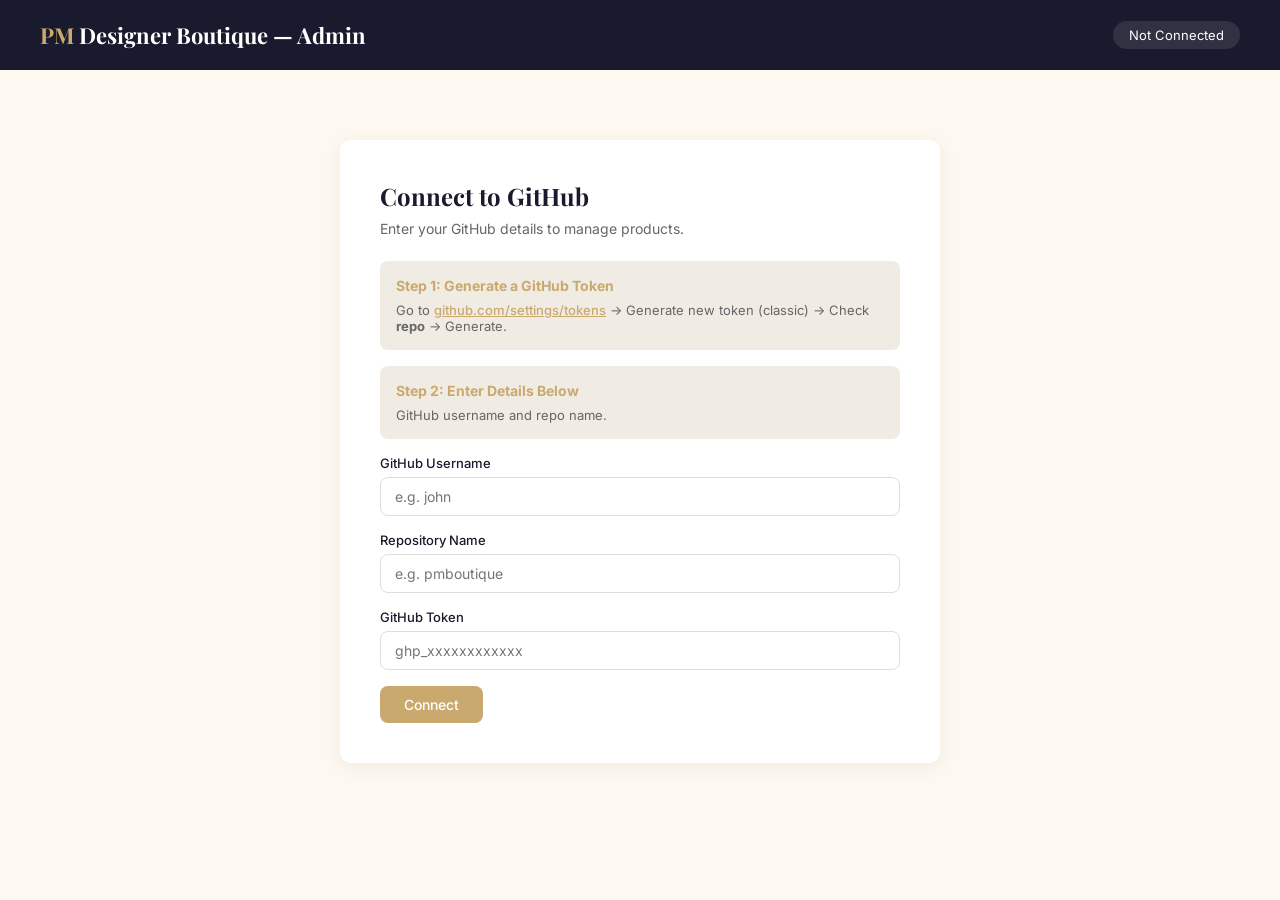
<file: admin.html>
<!DOCTYPE html>
<html lang="en">
<head>
  <meta charset="UTF-8">
  <meta name="viewport" content="width=device-width, initial-scale=1.0">
  <title>Admin — PM Designer Boutique</title>
  <link rel="icon" type="image/png" href="images/favicon.png">
  <link rel="preconnect" href="https://fonts.googleapis.com">
  <link rel="preconnect" href="https://fonts.gstatic.com" crossorigin>
  <link href="https://fonts.googleapis.com/css2?family=Playfair+Display:wght@500;600;700&family=Inter:wght@300;400;500;600&display=swap" rel="stylesheet">
  <style>
    :root{--gold:#C9A96E;--dark:#1A1A2E;--cream:#FDF8F0;--white:#fff;--gray:#666;--light-gray:#f0ebe3;--red:#c0392b;--green:#27ae60;--radius:10px}
    *{margin:0;padding:0;box-sizing:border-box}
    body{font-family:'Inter',sans-serif;background:var(--cream);color:var(--dark);min-height:100vh}
    .admin-header{background:var(--dark);color:var(--white);padding:20px 40px;display:flex;justify-content:space-between;align-items:center}
    .admin-header h1{font-family:'Playfair Display',serif;font-size:22px}
    .admin-header h1 span{color:var(--gold)}
    .admin-header .status{font-size:13px;padding:6px 16px;border-radius:20px;background:rgba(255,255,255,.1)}
    .admin-header .status.connected{background:var(--green)}
    .container{max-width:1200px;margin:0 auto;padding:30px 20px}
    .setup-panel{background:var(--white);border-radius:var(--radius);padding:40px;box-shadow:0 4px 20px rgba(0,0,0,.06);max-width:600px;margin:40px auto}
    .setup-panel h2{font-family:'Playfair Display',serif;margin-bottom:8px}
    .setup-panel p{color:var(--gray);font-size:14px;margin-bottom:24px}
    .setup-panel .step{background:var(--light-gray);border-radius:8px;padding:16px;margin-bottom:16px}
    .setup-panel .step h4{font-size:14px;margin-bottom:8px;color:var(--gold)}
    .setup-panel .step p{font-size:13px;margin-bottom:0;color:var(--gray)}
    .setup-panel .step a{color:var(--gold);font-weight:500}
    .form-group{margin-bottom:16px}
    .form-group label{display:block;font-weight:500;font-size:13px;margin-bottom:6px}
    .form-group input,.form-group select,.form-group textarea{width:100%;padding:10px 14px;border:1px solid #ddd;border-radius:8px;font-size:14px;font-family:'Inter',sans-serif;transition:border .2s}
    .form-group input:focus,.form-group select:focus{outline:none;border-color:var(--gold)}
    .btn{padding:10px 24px;border:none;border-radius:8px;font-size:14px;font-weight:500;cursor:pointer;font-family:'Inter',sans-serif;transition:all .2s}
    .btn-primary{background:var(--gold);color:var(--white)}.btn-primary:hover{background:#b8944f}
    .btn-danger{background:var(--red);color:var(--white)}.btn-danger:hover{background:#a93226}
    .btn-secondary{background:var(--light-gray);color:var(--dark)}.btn-secondary:hover{background:#e0d8cc}
    .btn-sm{padding:6px 14px;font-size:12px}.btn-xs{padding:4px 10px;font-size:11px}
    .toolbar{display:flex;justify-content:space-between;align-items:center;margin-bottom:24px;flex-wrap:wrap;gap:12px}
    .toolbar h2{font-family:'Playfair Display',serif;font-size:24px}
    .filters{display:flex;gap:8px}
    .filter-btn{padding:8px 18px;border:1px solid #ddd;background:var(--white);border-radius:20px;cursor:pointer;font-size:13px;font-family:'Inter',sans-serif;transition:all .2s}
    .filter-btn.active{background:var(--gold);color:var(--white);border-color:var(--gold)}
    .products-grid{display:grid;grid-template-columns:repeat(auto-fill,minmax(250px,1fr));gap:20px}
    .product-item{background:var(--white);border-radius:var(--radius);overflow:hidden;box-shadow:0 2px 12px rgba(0,0,0,.05);transition:transform .2s}
    .product-item:hover{transform:translateY(-2px)}
    .product-item img{width:100%;height:200px;object-fit:cover}
    .product-item .info{padding:14px}
    .product-item .info h4{font-size:15px;margin-bottom:4px}
    .product-item .info .meta{font-size:12px;color:var(--gray);display:flex;justify-content:space-between;align-items:center}
    .product-item .info .meta .tag{padding:2px 10px;border-radius:10px;font-size:11px;text-transform:uppercase;font-weight:600}
    .tag-new{background:#e8f5e9;color:#2e7d32}.tag-bestseller{background:#fff3e0;color:#e65100}
    .tag-limited{background:#fce4ec;color:#c62828}.tag-trending{background:#e3f2fd;color:#1565c0}
    .product-item .meta2{font-size:11px;color:var(--gray);padding:0 14px 4px}
    .product-item .actions{padding:0 14px 14px;display:flex;gap:8px}
    .modal-overlay{position:fixed;inset:0;background:rgba(0,0,0,.5);z-index:1000;display:none;align-items:center;justify-content:center;padding:20px}
    .modal-overlay.active{display:flex}
    .modal{background:var(--white);border-radius:var(--radius);width:100%;max-width:700px;max-height:90vh;overflow-y:auto;padding:32px}
    .modal h3{font-family:'Playfair Display',serif;margin-bottom:24px}
    .modal .form-row{display:grid;grid-template-columns:1fr 1fr;gap:16px}
    .modal .image-preview{width:100%;height:180px;object-fit:cover;border-radius:8px;margin-top:8px;border:2px dashed #ddd}
    .modal .btn-row{display:flex;justify-content:flex-end;gap:12px;margin-top:24px}
    .designs-section{margin-top:24px;border-top:2px solid var(--light-gray);padding-top:20px}
    .designs-section h4{font-family:'Playfair Display',serif;margin-bottom:16px;font-size:18px}
    .design-card{background:var(--light-gray);border-radius:8px;padding:16px;margin-bottom:12px;border:1px solid #e0d8cc}
    .design-card-header{display:flex;justify-content:space-between;align-items:center;margin-bottom:12px}
    .design-card-header h5{font-size:14px;font-weight:600}
    .design-images{display:flex;flex-wrap:wrap;gap:8px;margin-bottom:12px}
    .design-thumb{position:relative;width:80px;height:80px;border-radius:6px;overflow:hidden;border:2px solid #ddd}
    .design-thumb img{width:100%;height:100%;object-fit:cover}
    .design-thumb .remove-btn{position:absolute;top:2px;right:2px;width:20px;height:20px;border-radius:50%;background:var(--red);color:#fff;border:none;cursor:pointer;font-size:10px;display:flex;align-items:center;justify-content:center}
    .existing-main{margin-bottom:12px}
    .existing-main .thumb{position:relative;width:120px;height:120px;border-radius:8px;overflow:hidden;border:2px solid #ddd;display:inline-block}
    .existing-main .thumb img{width:100%;height:100%;object-fit:cover}
    .existing-main .thumb .lbl{position:absolute;bottom:0;left:0;right:0;background:rgba(0,0,0,.6);color:#fff;font-size:10px;text-align:center;padding:2px 0}
    .toast{position:fixed;bottom:30px;right:30px;background:var(--dark);color:var(--white);padding:14px 24px;border-radius:8px;font-size:14px;z-index:2000;transform:translateY(100px);opacity:0;transition:all .3s;max-width:90vw;word-break:break-word}
    .toast.show{transform:translateY(0);opacity:1}
    .toast.success{background:var(--green)}.toast.error{background:var(--red)}
    .debug-log{background:var(--white);border:1px solid #ddd;border-radius:var(--radius);margin-top:30px;padding:16px;max-height:300px;overflow-y:auto;font-family:monospace;font-size:12px}
    .debug-log h3{font-family:'Playfair Display',serif;font-size:16px;margin-bottom:10px}
    .debug-log .entry{padding:4px 0;border-bottom:1px solid #f0f0f0}
    .debug-log .entry.ok{color:var(--green)}.debug-log .entry.fail{color:var(--red)}.debug-log .entry.info{color:var(--gray)}
    .hidden{display:none!important}
    .deploy-overlay{position:fixed;inset:0;background:rgba(26,26,46,.92);z-index:3000;display:none;align-items:center;justify-content:center;padding:20px}
    .deploy-overlay.active{display:flex}
    .deploy-box{background:var(--white);border-radius:var(--radius);padding:40px;text-align:center;max-width:420px;width:100%}
    .deploy-box h3{font-family:'Playfair Display',serif;margin-bottom:16px;font-size:22px}
    .deploy-box p{color:var(--gray);font-size:14px;margin-bottom:24px;line-height:1.6}
    .deploy-timer{font-size:48px;font-weight:700;color:var(--gold);margin:20px 0;font-variant-numeric:tabular-nums}
    .deploy-progress{width:100%;height:6px;background:var(--light-gray);border-radius:3px;overflow:hidden;margin:16px 0}
    .deploy-progress .bar{height:100%;background:var(--gold);border-radius:3px;transition:width 1s linear;width:0%}
    .deploy-status{font-size:13px;color:var(--gray);margin-bottom:20px}
    .deploy-status.success{color:var(--green);font-weight:600}
    .deploy-actions{display:flex;gap:12px;justify-content:center;margin-top:20px;flex-wrap:wrap}
    .upload-progress{background:var(--white);border-radius:var(--radius);padding:20px;position:fixed;bottom:30px;left:30px;z-index:2500;box-shadow:0 4px 20px rgba(0,0,0,.15);max-width:320px;display:none}
    .upload-progress.active{display:block}
    .upload-progress h4{font-size:14px;margin-bottom:8px}
    .upload-progress .bar-wrap{height:8px;background:var(--light-gray);border-radius:4px;overflow:hidden}
    .upload-progress .bar-fill{height:100%;background:var(--gold);border-radius:4px;transition:width .3s;width:0%}
    .upload-progress .msg{font-size:12px;color:var(--gray);margin-top:8px}
    @media(max-width:768px){.admin-header{padding:16px 20px;flex-direction:column;gap:10px}.toolbar{flex-direction:column;align-items:flex-start}.modal .form-row{grid-template-columns:1fr}.products-grid{grid-template-columns:repeat(auto-fill,minmax(200px,1fr))}.modal{padding:20px}.deploy-box{padding:24px}.deploy-timer{font-size:36px}}
  </style>
</head>
<body>
  <header class="admin-header">
    <h1><span>PM</span> Designer Boutique — Admin</h1>
    <span class="status" id="statusBadge">Not Connected</span>
  </header>
  <div class="container">
    <div id="setupPanel" class="setup-panel">
      <h2>Connect to GitHub</h2>
      <p>Enter your GitHub details to manage products.</p>
      <div class="step"><h4>Step 1: Generate a GitHub Token</h4><p>Go to <a href="https://github.com/settings/tokens" target="_blank">github.com/settings/tokens</a> → Generate new token (classic) → Check <strong>repo</strong> → Generate.</p></div>
      <div class="step"><h4>Step 2: Enter Details Below</h4><p>GitHub username and repo name.</p></div>
      <div class="form-group"><label>GitHub Username</label><input type="text" id="ghUser" placeholder="e.g. john"></div>
      <div class="form-group"><label>Repository Name</label><input type="text" id="ghRepo" placeholder="e.g. pmboutique"></div>
      <div class="form-group"><label>GitHub Token</label><input type="password" id="ghToken" placeholder="ghp_xxxxxxxxxxxx"></div>
      <button class="btn btn-primary" onclick="connectGitHub()">Connect</button>
    </div>
    <div id="dashboard" class="hidden">
      <div class="toolbar">
        <h2>Products <span id="productCount" style="font-size:16px;color:var(--gray);font-weight:400"></span></h2>
        <div style="display:flex;gap:12px;align-items:center;flex-wrap:wrap">
          <div class="filters">
            <button class="filter-btn active" onclick="filterProducts('all',this)">All</button>
            <button class="filter-btn" onclick="filterProducts('womens',this)">Womens</button>
            <button class="filter-btn" onclick="filterProducts('mens',this)">Mens</button>
            <button class="filter-btn" onclick="filterProducts('kids',this)">Kids</button>
          </div>
          <button class="btn btn-primary" onclick="openAddModal()">+ Add Product</button>
        </div>
      </div>
      <div class="products-grid" id="productsGrid"></div>
      <div class="debug-log" id="debugLog"><h3>Activity Log</h3><div id="debugEntries"><div class="entry info">Admin loaded.</div></div></div>
    </div>
  </div>

  <div class="modal-overlay" id="productModal">
    <div class="modal">
      <h3 id="modalTitle">Add Product</h3>
      <input type="hidden" id="editProductId">
      <div class="form-row">
        <div class="form-group"><label>Product Name</label><input type="text" id="pName" placeholder="e.g. Silk Saree"></div>
        <div class="form-group"><label>Collection</label><select id="pCollection"><option value="womens">Womens</option><option value="mens">Mens</option><option value="kids">Kids</option></select></div>
      </div>
      <div class="form-row">
        <div class="form-group"><label>Tag</label><select id="pTag"><option value="">No Tag</option><option value="new">New</option><option value="bestseller">Bestseller</option><option value="limited">Limited</option><option value="trending">Trending</option></select></div>
        <div class="form-group"><label>Order</label><input type="number" id="pOrder" placeholder="1" min="1"></div>
      </div>
      <div class="form-group">
        <label>Main Product Image (auto-resized 1200px)</label>
        <input type="file" id="pImage" accept="image/*" onchange="previewMain(this)">
        <img id="mainPreview" class="image-preview hidden" alt="Preview">
      </div>
      <div id="existingMainWrap" class="existing-main" style="display:none"></div>

      <div class="designs-section">
        <h4>Designs (6 per product, up to 5 images each)</h4>
        <div id="designsContainer"></div>
      </div>

      <div class="btn-row">
        <button class="btn btn-secondary" onclick="closeModal()">Cancel</button>
        <button class="btn btn-primary" id="saveBtn" onclick="saveProduct()">Save Product</button>
      </div>
    </div>
  </div>

  <div class="toast" id="toast"></div>

  <div class="deploy-overlay" id="deployOverlay">
    <div class="deploy-box">
      <h3 id="deployTitle">Uploading to GitHub...</h3>
      <div class="deploy-progress"><div class="bar" id="deployBar"></div></div>
      <div class="deploy-timer" id="deployTimer">--</div>
      <p id="deployMsg">Images are being saved. Cloudflare will deploy automatically.</p>
      <div class="deploy-status" id="deployStatus"></div>
      <div class="deploy-actions" id="deployActions" style="display:none">
        <a class="btn btn-primary" id="deployViewBtn" href="#" target="_blank">View Live Site</a>
        <button class="btn btn-secondary" onclick="closeDeploy()">Close</button>
      </div>
    </div>
  </div>

  <div class="upload-progress" id="uploadProgress">
    <h4 id="uploadTitle">Uploading...</h4>
    <div class="bar-wrap"><div class="bar-fill" id="uploadBar"></div></div>
    <div class="msg" id="uploadMsg"></div>
  </div>

  <script>
    var ghConfig={user:'',repo:'',token:''};
    var products=[];
    var currentFilter='all';
    var editDesigns=[];
    var oldMainPath='';

    function log(t,type){var el=document.getElementById('debugEntries');if(!el)return;var d=document.createElement('div');d.className='entry '+(type||'info');d.textContent=new Date().toLocaleTimeString()+' — '+t;el.insertBefore(d,el.firstChild);if(el.children.length>50)el.removeChild(el.lastChild)}
    function showToast(m,type){var t=document.getElementById('toast');t.textContent=m;t.className='toast '+(type||'')+' show';clearTimeout(t._t);t._t=setTimeout(function(){t.classList.remove('show')},4000);log(m,type)}
    function uid(p){return p+'-'+Date.now()+'-'+Math.random().toString(36).substr(2,5)}
    function esc(s){return(s||'').replace(/&/g,'&amp;').replace(/"/g,'&quot;').replace(/</g,'&lt;').replace(/>/g,'&gt;')}

    function resizeFile(file,maxW,maxH){
      return new Promise(function(ok){
        if(!file||!file.type||!file.type.startsWith('image/')){ok(null);return}
        var r=new FileReader();
        r.onload=function(e){
          var im=new Image();
          im.onload=function(){
            var w=im.naturalWidth,h=im.naturalHeight;
            if(w>maxW){h=Math.round(h*maxW/w);w=maxW}
            if(h>maxH){w=Math.round(w*maxH/h);h=maxH}
            var c=document.createElement('canvas');c.width=w;c.height=h;
            c.getContext('2d').drawImage(im,0,0,w,h);
            var done=0,result={jpg:null,webp:null};
            function check(){if(++done===2)ok(result)}
            c.toBlob(function(b){result.jpg=b?new File([b],'u.jpg',{type:'image/jpeg'}):null;check()},'image/jpeg',0.8);
            c.toBlob(function(b){result.webp=b?new File([b],'u.webp',{type:'image/webp'}):null;check()},'image/webp',0.8);
          };
          im.onerror=function(){ok(null)};
          im.src=e.target.result;
        };
        r.onerror=function(){ok(null)};
        r.readAsDataURL(file);
      });
    }
    function toB64(file){return new Promise(function(ok){if(!file){ok('');return}var r=new FileReader();r.onload=function(){var s=r.result;if(!s||s.indexOf(',')===-1){ok('');return}ok(s.split(',')[1])};r.onerror=function(){ok('')};r.readAsDataURL(file)})}

    (function(){var s=localStorage.getItem('pm_admin_config');if(s){try{ghConfig=JSON.parse(s);document.getElementById('ghUser').value=ghConfig.user;document.getElementById('ghRepo').value=ghConfig.repo;document.getElementById('ghToken').value=ghConfig.token;connectGitHub()}catch(e){localStorage.removeItem('pm_admin_config')}}})();

    async function connectGitHub(){
      ghConfig.user=document.getElementById('ghUser').value.trim();
      ghConfig.repo=document.getElementById('ghRepo').value.trim();
      ghConfig.token=document.getElementById('ghToken').value.trim();
      if(!ghConfig.user||!ghConfig.repo||!ghConfig.token){showToast('Fill all fields','error');return}
      showToast('Connecting...','info');
      try{
        var res=await fetch('https://api.github.com/repos/'+ghConfig.user+'/'+ghConfig.repo,{headers:{'Authorization':'token '+ghConfig.token,'Accept':'application/vnd.github.v3+json'}});
        if(!res.ok){showToast('GitHub '+res.status,'error');return}
        var d=await res.json();
        if(d.full_name){localStorage.setItem('pm_admin_config',JSON.stringify(ghConfig));document.getElementById('statusBadge').textContent='Connected: '+d.full_name;document.getElementById('statusBadge').classList.add('connected');document.getElementById('setupPanel').classList.add('hidden');document.getElementById('dashboard').classList.remove('hidden');showToast('Connected!','success');await loadProducts()}
      }catch(e){showToast('Failed: '+e.message,'error')}
    }

    async function ghAPI(method,endpoint,body){
      var opts={method:method,headers:{'Authorization':'token '+ghConfig.token,'Accept':'application/vnd.github.v3+json'}};
      if(body){opts.headers['Content-Type']='application/json';opts.body=JSON.stringify(body)}
      var res=await fetch('https://api.github.com/'+endpoint,opts);
      var t=await res.text();
      if(!res.ok){var m=t;try{m=JSON.parse(t).message||t}catch(e){}throw new Error('GitHub '+res.status+': '+m)}
      try{return JSON.parse(t)}catch(e){return{}}
    }
    async function getSHA(path){try{var f=await ghAPI('GET','repos/'+ghConfig.user+'/'+ghConfig.repo+'/contents/'+path);return f.sha}catch(e){return null}}
    async function commitText(path,content,msg){var sha=await getSHA(path);var b={message:msg,content:btoa(unescape(encodeURIComponent(content))),branch:'main'};if(sha)b.sha=sha;return await ghAPI('PUT','repos/'+ghConfig.user+'/'+ghConfig.repo+'/contents/'+path,b)}
    async function commitBin(path,b64,msg){var sha=await getSHA(path);var b={message:msg,content:b64,branch:'main'};if(sha)b.sha=sha;var r=await ghAPI('PUT','repos/'+ghConfig.user+'/'+ghConfig.repo+'/contents/'+path,b);if(!r||!r.commit)throw new Error('Upload failed: '+path);return r}
    async function deleteFile(path,msg){var sha=await getSHA(path);if(!sha)return null;return await ghAPI('DELETE','repos/'+ghConfig.user+'/'+ghConfig.repo+'/contents/'+path,{message:msg,sha:sha,branch:'main'})}
    function imgPath(slug,di,ii){var ts=Date.now();return{jpg:'images/products/'+slug+'-'+ts+'-d'+di+'i'+ii+'.jpg',webp:'images/products/'+slug+'-'+ts+'-d'+di+'i'+ii+'.webp'}}

    async function loadProducts(){
      log('Loading products.json...');
      try{
        var f=await ghAPI('GET','repos/'+ghConfig.user+'/'+ghConfig.repo+'/contents/data/products.json');
        var decoded=decodeURIComponent(escape(atob(f.content)));
        products=JSON.parse(decoded).products||[];
        renderProducts();
      }catch(e){showToast('Load failed: '+e.message,'error');products=[];renderProducts()}
    }

    function renderProducts(){
      var grid=document.getElementById('productsGrid');
      var list=currentFilter==='all'?products:products.filter(function(p){return p.collection===currentFilter});
      list.sort(function(a,b){return(a.order||0)-(b.order||0)});
      document.getElementById('productCount').textContent='('+list.length+')';
      grid.innerHTML=list.map(function(p){
        var pid=p.productId||p.id||'';
        var dc=(p.designs||[]).length;
        var imgSrc=p.mainImage||p.image||'';
        return '<div class="product-item">'+
          '<img src="'+esc(imgSrc)+'" alt="'+esc(p.name)+'" onerror="this.style.background=\'#f0ebe3\';this.alt=\'No Image\'">'+
          '<div class="info"><h4>'+esc(p.name)+'</h4><div class="meta"><span>'+p.collection+'</span>'+
          (p.tag?'<span class="tag tag-'+p.tag+'">'+p.tag+'</span>':'')+'</div></div>'+
          '<div class="meta2">'+dc+' designs</div>'+
          '<div class="actions">'+
          '<button class="btn btn-secondary btn-sm" onclick="editProduct(\''+esc(pid)+'\')">Edit</button>'+
          '<button class="btn btn-danger btn-sm" onclick="deleteProduct(\''+esc(pid)+'\')">Delete</button>'+
          '</div></div>';
      }).join('');
    }

    function filterProducts(f,btn){currentFilter=f;document.querySelectorAll('.filter-btn').forEach(function(b){b.classList.remove('active')});btn.classList.add('active');renderProducts()}

    function openAddModal(){
      document.getElementById('modalTitle').textContent='Add Product';
      document.getElementById('editProductId').value='';
      document.getElementById('pName').value='';
      document.getElementById('pCollection').value='womens';
      document.getElementById('pTag').value='';
      document.getElementById('pOrder').value=products.length+1;
      document.getElementById('pImage').value='';
      document.getElementById('mainPreview').classList.add('hidden');
      document.getElementById('existingMainWrap').style.display='none';
      editDesigns=[];oldMainPath='';
      for(var i=0;i<6;i++)editDesigns.push({designId:uid('design'),name:'Design '+(i+1),images:[]});
      renderDesigns();
      document.getElementById('productModal').classList.add('active');
    }

    function editProduct(pid){
      var p=products.find(function(x){return(x.productId||x.id)===pid});
      if(!p)return;
      document.getElementById('modalTitle').textContent='Edit Product';
      document.getElementById('editProductId').value=p.productId||p.id;
      document.getElementById('pName').value=p.name;
      document.getElementById('pCollection').value=p.collection;
      document.getElementById('pTag').value=p.tag||'';
      document.getElementById('pOrder').value=p.order;
      document.getElementById('pImage').value='';
      document.getElementById('mainPreview').classList.add('hidden');
      oldMainPath=p.mainImage||p.image||'';

      var imgForEdit=p.mainImage||p.image||'';
      if(imgForEdit){
        document.getElementById('existingMainWrap').style.display='';
        document.getElementById('existingMainWrap').innerHTML='<div class="thumb"><img src="'+esc(imgForEdit)+'" alt="" onerror="this.parentElement.style.display=\'none\'"><span class="lbl">Main Image</span></div>';
      }else{document.getElementById('existingMainWrap').style.display='none'}

      editDesigns=(p.designs||[]).map(function(d){
        var imgs=(d.images||[]).map(function(item){return typeof item==='string'?item:(item&&item.jpg?item.jpg:'')}).filter(function(s){return s});
        return{designId:d.designId||d.id,name:d.name,images:imgs,newFiles:[]};
      });
      if(!p.designs&&p.gallery&&p.gallery.length>0){
        var allImgs=[oldMainPath].concat(p.gallery||[]).filter(function(s){return s});
        editDesigns=[];
        for(var gi=0;gi<6;gi++){
          var dImgs=[];
          for(var gj=0;gj<5;gj++){var gi2=(gi*5+gj)%allImgs.length;dImgs.push(allImgs[gi2])}
          editDesigns.push({designId:uid('design'),name:'Design '+(gi+1),images:dImgs,newFiles:[]});
        }
      }
      while(editDesigns.length<6)editDesigns.push({designId:uid('design'),name:'Design '+(editDesigns.length+1),images:[],newFiles:[]});
      renderDesigns();
      document.getElementById('productModal').classList.add('active');
    }

    function renderDesigns(){
      var c=document.getElementById('designsContainer');if(!c)return;c.innerHTML='';
      for(var i=0;i<editDesigns.length;i++){
        var d=editDesigns[i];
        var card=document.createElement('div');card.className='design-card';
        var existing=d.images.length;
        var newCount=d.newFiles?d.newFiles.length:0;
        var html='<div class="design-card-header"><h5>'+
          '<input type="text" value="'+esc(d.name)+'" style="border:none;background:transparent;font-weight:600;font-size:14px;width:150px;padding:2px 4px" onchange="renameDesign('+i+',this.value)">'+
          ' <span style="font-weight:400;font-size:12px;color:var(--gray)">('+existing+' images'+(newCount?' + '+newCount+' new':'')+')</span></h5>'+
          '<button class="btn btn-danger btn-xs" onclick="removeDesign('+i+')">Delete Design</button></div>';

        html+='<div class="design-images">';
        for(var j=0;j<d.images.length;j++){
          html+='<div class="design-thumb"><img src="'+d.images[j]+'" alt="" onerror="this.parentElement.style.display=\'none\'">'+
            '<button class="remove-btn" onclick="removeDesignImage('+i+','+j+')" title="Remove">&times;</button></div>';
        }
        for(var k=0;k<newCount;k++){
          html+='<div class="design-thumb"><img src="'+URL.createObjectURL(d.newFiles[k])+'" alt="New">'+
            '<button class="remove-btn" onclick="removeNewFile('+i+','+k+')" title="Remove">&times;</button></div>';
        }
        html+='</div>';
        html+='<input type="file" id="df_'+i+'" accept="image/*" multiple style="display:none" onchange="addDesignFiles('+i+',this)">';
        html+='<button class="btn btn-secondary btn-xs" onclick="document.getElementById(\'df_'+i+'\').click()">+ Add Images (max 5)</button>';
        card.innerHTML=html;c.appendChild(card);
      }
    }

    function renameDesign(i,val){editDesigns[i].name=val.trim()||('Design '+(i+1))}
    function removeDesign(i){if(!confirm('Delete this design?'))return;editDesigns.splice(i,1);renderDesigns()}
    function addDesignFiles(i,input){
      var d=editDesigns[i];if(!d)return;
      var max=5-d.images.length-(d.newFiles?d.newFiles.length:0);
      if(max<=0){showToast('Design already has 5 images','error');return}
      var files=Array.from(input.files).slice(0,max);
      if(!d.newFiles)d.newFiles=[];
      for(var j=0;j<files.length;j++)d.newFiles.push(files[j]);
      input.value='';renderDesigns();
    }
    function removeDesignImage(di,ii){editDesigns[di].images.splice(ii,1);renderDesigns()}
    function removeNewFile(di,fi){editDesigns[di].newFiles.splice(fi,1);renderDesigns()}
    function closeModal(){document.getElementById('productModal').classList.remove('active')}
    function previewMain(input){if(input.files&&input.files[0]){var p=document.getElementById('mainPreview');p.src=URL.createObjectURL(input.files[0]);p.classList.remove('hidden')}}

    function showUploadProgress(title,msg,pct){
      var el=document.getElementById('uploadProgress');
      el.classList.add('active');
      document.getElementById('uploadTitle').textContent=title;
      document.getElementById('uploadMsg').textContent=msg;
      document.getElementById('uploadBar').style.width=pct+'%';
    }
    function hideUploadProgress(){document.getElementById('uploadProgress').classList.remove('active')}

    function showDeployOverlay(uploadSeconds){
      var el=document.getElementById('deployOverlay');
      el.classList.add('active');
      document.getElementById('deployTitle').textContent='Saving to GitHub...';
      document.getElementById('deployMsg').textContent='Images are being saved. Cloudflare will auto-deploy after save.';
      document.getElementById('deployStatus').textContent='';
      document.getElementById('deployStatus').className='deploy-status';
      document.getElementById('deployActions').style.display='none';
      document.getElementById('deployBar').style.width='0%';
      document.getElementById('deployTimer').textContent=formatTime(uploadSeconds);
    }
    function formatTime(s){var m=Math.floor(s/60);var sec=s%60;return m+':'+(sec<10?'0':'')+sec}
    function closeDeploy(){document.getElementById('deployOverlay').classList.remove('active')}

    function startDeployCountdown(seconds){
      var remaining=seconds;
      var bar=document.getElementById('deployBar');
      var timer=document.getElementById('deployTimer');
      var status=document.getElementById('deployStatus');
      var title=document.getElementById('deployTitle');
      var msg=document.getElementById('deployMsg');
      var actions=document.getElementById('deployActions');
      var total=seconds;
      var collection=window.location.pathname.indexOf('mens')!==-1?'mens':window.location.pathname.indexOf('kids')!==-1?'kids':'womens';
      var liveUrl='https://pmboutique3.pages.dev/'+collection+'.html?cb='+Date.now();

      status.textContent='Deployment usually takes 60-90 seconds after save completes.';
      msg.textContent='Please wait — do NOT close this page.';
      document.getElementById('deployViewBtn').href=liveUrl;

      var iv=setInterval(function(){
        remaining--;
        timer.textContent=formatTime(remaining);
        bar.style.width=Math.round(((total-remaining)/total)*100)+'%';
        if(remaining<=0){
          clearInterval(iv);
          title.textContent='Deployment Ready!';
          timer.textContent='';
          bar.style.width='100%';
          msg.textContent='Your site should be updated now. Click below to check.';
          status.textContent='If images still don\'t show, do a hard refresh (Ctrl+Shift+R).';
          status.className='deploy-status success';
          actions.style.display='flex';
        }
      },1000);
    }

    async function saveProduct(){
      var editId=document.getElementById('editProductId').value;
      var name=document.getElementById('pName').value.trim();
      var collection=document.getElementById('pCollection').value;
      var tag=document.getElementById('pTag').value||null;
      var order=parseInt(document.getElementById('pOrder').value)||1;
      if(!name){showToast('Product name required','error');return}

      var saveBtn=document.getElementById('saveBtn');saveBtn.textContent='Saving...';saveBtn.disabled=true;

      var slug=name.toLowerCase().replace(/[^a-z0-9]+/g,'-');
      var totalFiles=0;
      var imageInput=document.getElementById('pImage');
      if(imageInput.files&&imageInput.files.length>0)totalFiles+=2;
      for(var ci=0;ci<editDesigns.length;ci++){if(editDesigns[ci].newFiles)totalFiles+=editDesigns[ci].newFiles.length*2;}
      totalFiles+=1;
      var doneFiles=0;

      showDeployOverlay(Math.max(90,totalFiles*6));

      try{
        var mainImage=oldMainPath;

        if(imageInput.files&&imageInput.files.length>0){
          showUploadProgress('Uploading main image...','Resizing and uploading to GitHub...',0);
          var rs=await resizeFile(imageInput.files[0],1200,1200);
          if(!rs||!rs.jpg)throw new Error('Resize failed');
          var b64=await toB64(rs.jpg);if(!b64)throw new Error('Conversion failed');
          var paths=imgPath(slug,0,0);
          doneFiles++;showUploadProgress('Uploading main image...','1/'+totalFiles+' files',Math.round(doneFiles/totalFiles*100));
          await commitBin(paths.jpg,b64,'Admin: Upload '+name+' main');
          mainImage=paths.jpg;
          if(rs.webp){var wb=await toB64(rs.webp);if(wb){doneFiles++;showUploadProgress('Uploading main image (webp)...',doneFiles+'/'+totalFiles+' files',Math.round(doneFiles/totalFiles*100));await commitBin(paths.webp,wb,'Admin: Upload '+name+' main webp')}}
        }

        for(var di=0;di<editDesigns.length;di++){
          var d=editDesigns[di];
          if(d.newFiles&&d.newFiles.length>0){
            for(var fi=0;fi<d.newFiles.length;fi++){
              showUploadProgress('Uploading '+d.name+'...',d.name+' image '+(fi+1)+' of '+d.newFiles.length,Math.round(doneFiles/totalFiles*100));
              var grs=await resizeFile(d.newFiles[fi],800,800);
              if(!grs||!grs.jpg){log('Resize failed','fail');continue}
              var gb=await toB64(grs.jpg);if(!gb){log('B64 failed','fail');continue}
              var gp=imgPath(slug,di,fi);
              await commitBin(gp.jpg,gb,'Admin: Upload '+name+' '+d.name+' img'+(fi+1));
              d.images.push(gp.jpg);
              doneFiles++;showUploadProgress('Uploading '+d.name+'...',d.name+' image '+(fi+1)+' uploaded ('+doneFiles+'/'+totalFiles+')',Math.round(doneFiles/totalFiles*100));
              if(grs.webp){var gwb=await toB64(grs.webp);if(gwb){doneFiles++;await commitBin(gp.webp,gwb,'Admin: Upload '+name+' '+d.name+' img'+(fi+1)+' webp')}}
            }
            d.newFiles=[];
          }
        }

        showUploadProgress('Saving product data...','Updating products.json...',Math.round(doneFiles/totalFiles*100));
        var finalDesigns=editDesigns.map(function(d,i){
          return{designId:d.designId,name:d.name||'Design '+(i+1),images:d.images.slice()};
        });

        var prod={
          productId:editId||(collection+'-'+slug),
          name:name,collection:collection,tag:tag,order:order,
          mainImage:mainImage,designs:finalDesigns
        };

        if(editId){var idx=products.findIndex(function(p){return(p.productId||p.id)===editId});if(idx!==-1)products[idx]=prod}
        else products.push(prod);

        var json=JSON.stringify({products:products},null,2);
        await commitText('data/products.json',json,'Admin: '+(editId?'Update':'Add')+' product "'+name+'"');

        if(editId&&oldMainPath&&oldMainPath!==mainImage){
          deleteFile(oldMainPath,'Admin: Remove old main for '+name).catch(function(){});
        }

        hideUploadProgress();
        showToast(editId?'Updated!':'Added!','success');
        log((editId?'Updated':'Added')+' product: '+name,'ok');
        closeModal();await loadProducts();
        startDeployCountdown(90);
      }catch(e){hideUploadProgress();closeDeploy();showToast('Error: '+e.message,'error');alert('Error: '+e.message);log(e.message,'fail')}
      saveBtn.textContent='Save Product';saveBtn.disabled=false;
    }

    async function deleteProduct(pid){
      var p=products.find(function(x){return(x.productId||x.id)===pid});if(!p)return;
      if(!confirm('Delete "'+p.name+'"?'))return;
      try{
        products=products.filter(function(x){return(x.productId||x.id)!==pid});
        await commitText('data/products.json',JSON.stringify({products:products},null,2),'Admin: Delete "'+p.name+'"');
        if(p.mainImage)deleteFile(p.mainImage,'Admin: Cleanup '+p.name).catch(function(){});
        (p.designs||[]).forEach(function(d){(d.images||[]).forEach(function(img){deleteFile(img,'Admin: Cleanup design img').catch(function(){})})});
        showToast('Deleted!','success');await loadProducts();
      }catch(e){showToast('Error: '+e.message,'error')}
    }
  </script>
</body>
</html>
</file>
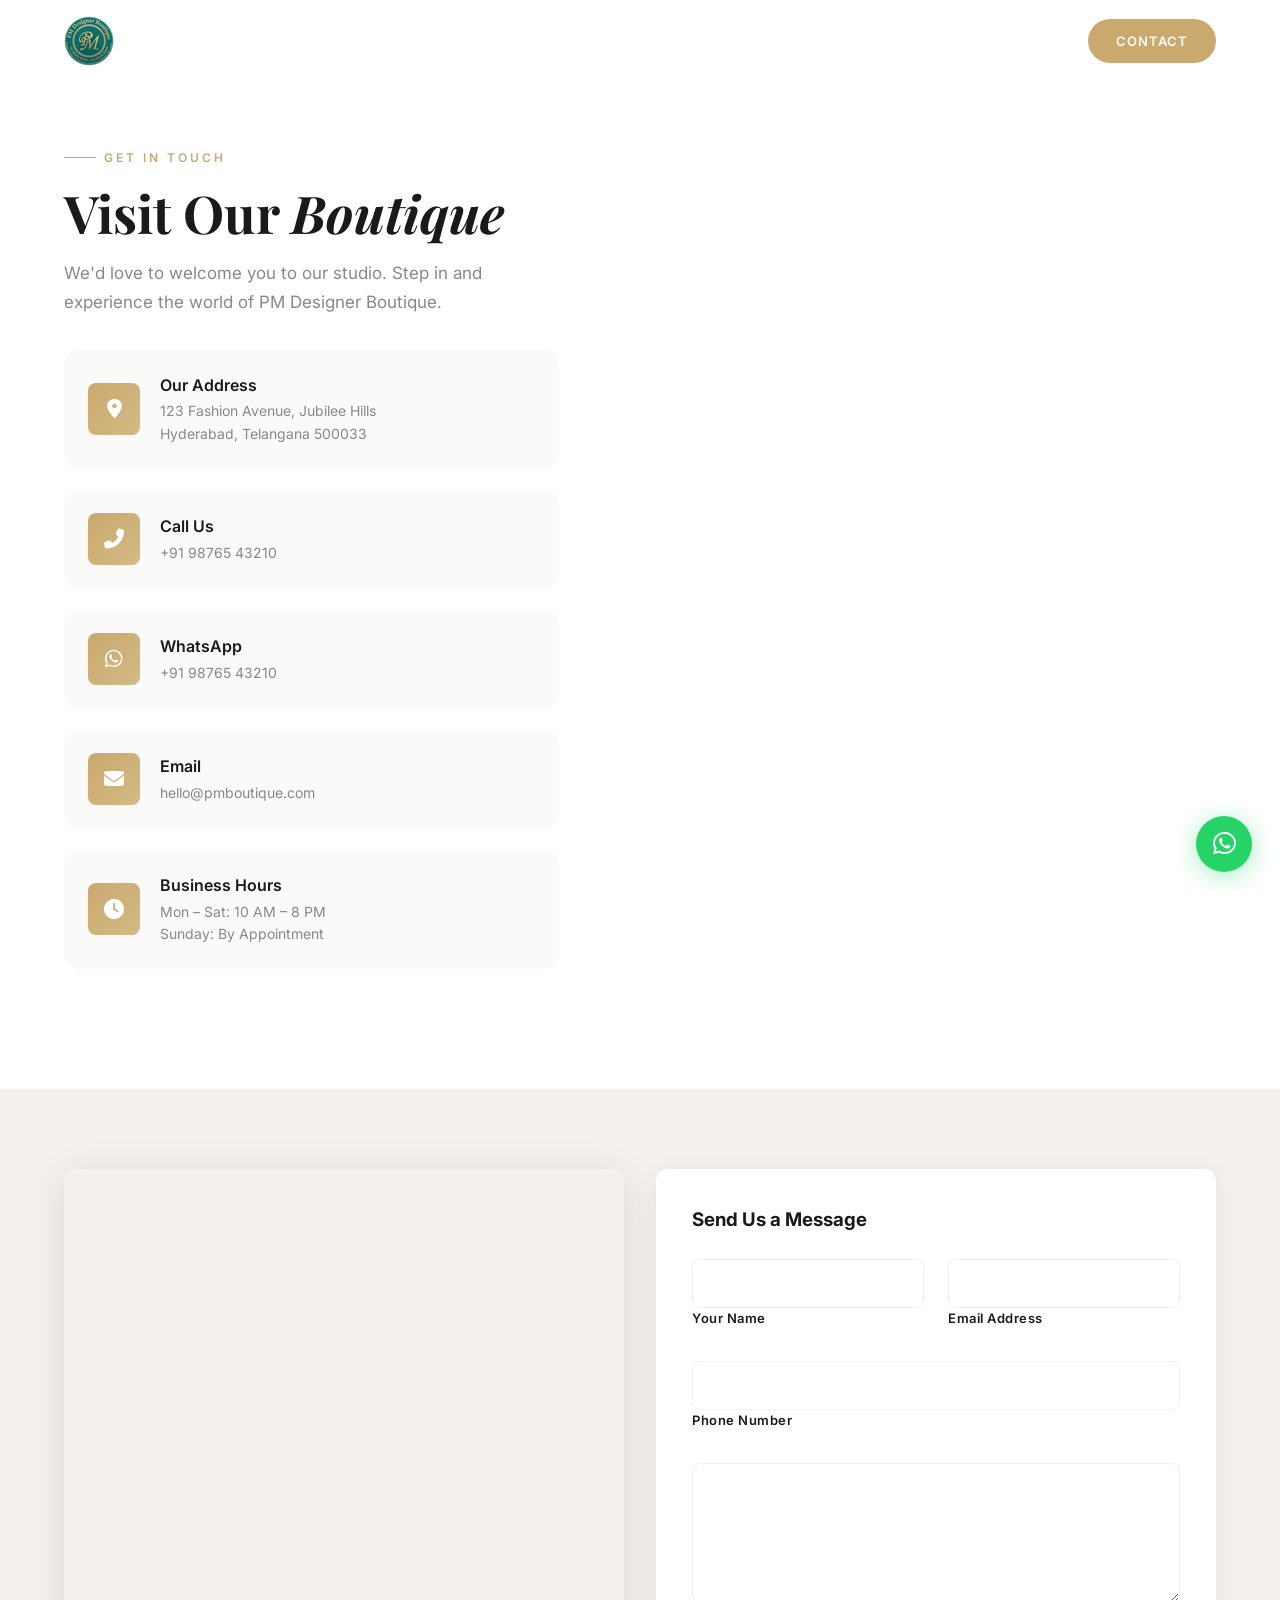
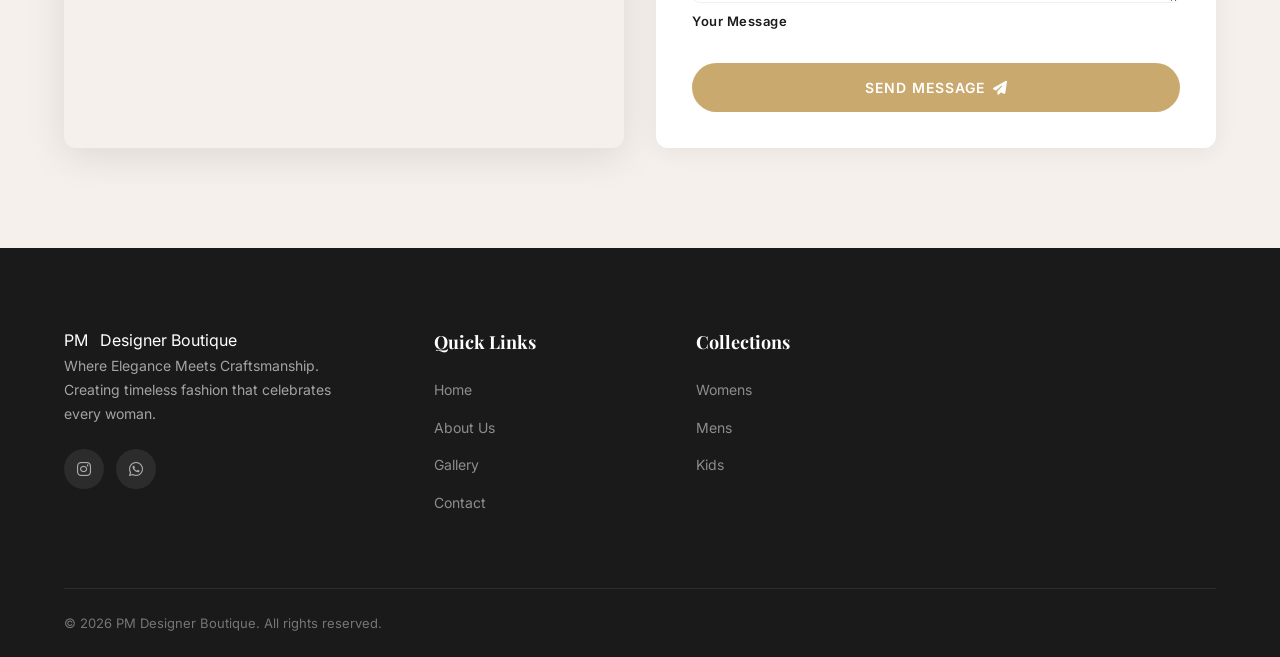
<file: contact.html>
<!DOCTYPE html>
<html lang="en">
<head>
  <meta charset="UTF-8">
  <meta name="viewport" content="width=device-width, initial-scale=1.0">
  <title>Contact Us — PM Designer Boutique</title>
  <link rel="icon" type="image/png" href="images/favicon.png">
  <link rel="preconnect" href="https://fonts.googleapis.com">
  <link rel="preconnect" href="https://fonts.gstatic.com" crossorigin>
  <link href="https://fonts.googleapis.com/css2?family=Playfair+Display:ital,wght@0,400;0,500;0,600;0,700;1,400;1,500;1,600&family=Inter:wght@300;400;500;600;700&display=swap" rel="stylesheet">
  <link rel="stylesheet" href="https://cdnjs.cloudflare.com/ajax/libs/font-awesome/6.5.1/css/all.min.css" media="print" onload="this.media='all'">
  <link rel="stylesheet" href="css/styles.min.css?v=5">
  <style>
    .contact-map-section { padding: 80px 0 100px; background: var(--cream); }
    .contact-map-grid { display: grid; grid-template-columns: 1fr 1fr; gap: 32px; align-items: stretch; }
    .contact-map-wrap { border-radius: 12px; overflow: hidden; box-shadow: 0 8px 40px rgba(0,0,0,0.1); min-height: 450px; }
    .contact-map-wrap iframe { width: 100%; height: 100%; display: block; min-height: 450px; }
    .contact-form-wrap { background: var(--white); border-radius: 12px; padding: 36px; box-shadow: 0 4px 24px rgba(0,0,0,0.06); }
    @media (max-width: 768px) {
      .contact-map-grid { grid-template-columns: 1fr; }
      .contact-map-wrap { min-height: 300px; }
      .contact-map-wrap iframe { min-height: 300px; }
    }
  </style>
  <script src="js/head-integrations.js" defer></script>
</head>
<body>

<div class="preloader" id="preloader">
  <div class="preloader-inner">
    <img src="images/logo-preloader.png" alt="PM" class="preloader-logo-img">
    <div class="preloader-line"><div class="preloader-line-fill"></div></div>
  </div>
</div>

<header class="header" id="header">
  <nav class="nav scrolled" id="nav">
    <div class="nav-inner">
      <a href="index.html" class="logo">
        <img src="images/logo-nav.png" alt="PM Designer Boutique" class="logo-img">
      </a>
      <ul class="nav-links" id="navLinks">
        <li><a href="index.html" class="nav-link">Home</a></li>
        <li><a href="about.html" class="nav-link">About</a></li>
        <li class="nav-item-dropdown">
          <span class="nav-link dropdown-trigger">Collections <i class="fas fa-chevron-down"></i></span>
          <div class="dropdown-menu">
            <a href="womens.html">Womens</a>
            <a href="mens.html">Mens</a>
            <a href="kids.html">Kids</a>
          </div>
        </li>
        <li><a href="gallery.html" class="nav-link">Gallery</a></li>
      </ul>
      <a href="contact.html" class="nav-cta">Contact</a>
      <button class="nav-toggle" id="navToggle" aria-label="Toggle menu" aria-expanded="false">
        <span></span><span></span><span></span>
      </button>
    </div>
  </nav>
  <div class="mobile-menu" id="mobileMenu">
    <div class="mobile-menu-inner">
      <ul class="mobile-links">
        <li><a href="index.html" class="mobile-link">Home</a></li>
        <li><a href="about.html" class="mobile-link">About</a></li>
        <li>
          <span class="mobile-link mobile-dropdown-trigger">Collections <i class="fas fa-chevron-down"></i></span>
          <div class="mobile-dropdown-content open">
            <div class="mobile-dropdown-links">
              <a href="womens.html">Womens</a>
              <a href="mens.html">Mens</a>
              <a href="kids.html">Kids</a>
            </div>
          </div>
        </li>
        <li><a href="gallery.html" class="mobile-link">Gallery</a></li>
        <li><a href="contact.html" class="mobile-link">Contact</a></li>
      </ul>
    </div>
  </div>
</header>

<section class="section" style="padding-top: 140px;">
  <div class="container">
    <div class="contact-grid">
      <div class="contact-info">
        <span class="section-tag">Get in Touch</span>
        <h2 class="section-title">Visit Our <em>Boutique</em></h2>
        <p class="section-desc">We'd love to welcome you to our studio. Step in and experience the world of PM Designer Boutique.</p>
        <div class="contact-cards">
          <div class="c-card">
            <div class="c-card-icon"><i class="fas fa-map-marker-alt"></i></div>
            <div><h4>Our Address</h4><p>123 Fashion Avenue, Jubilee Hills<br>Hyderabad, Telangana 500033</p></div>
          </div>
          <div class="c-card">
            <div class="c-card-icon"><i class="fas fa-phone-alt"></i></div>
            <div><h4>Call Us</h4><p>+91 98765 43210</p></div>
          </div>
          <div class="c-card">
            <div class="c-card-icon"><i class="fab fa-whatsapp"></i></div>
            <div><h4>WhatsApp</h4><p>+91 98765 43210</p></div>
          </div>
          <div class="c-card">
            <div class="c-card-icon"><i class="fas fa-envelope"></i></div>
            <div><h4>Email</h4><p>hello@pmboutique.com</p></div>
          </div>
          <div class="c-card">
            <div class="c-card-icon"><i class="fas fa-clock"></i></div>
            <div><h4>Business Hours</h4><p>Mon – Sat: 10 AM – 8 PM<br>Sunday: By Appointment</p></div>
          </div>
        </div>
      </div>
    </div>
  </div>
</section>

<section class="contact-map-section">
  <div class="container">
    <div class="contact-map-grid">
      <div class="contact-map-wrap">
        <iframe src="https://www.google.com/maps/embed?pb=!1m18!1m12!1m3!1d3806.2!2d78.4!3d17.42!2m3!1f0!2f0!3f0!3m2!1i1024!2i768!4f13.1!3m3!1m2!1s0x0%3A0x0!2zMTfCsDI1JzEyLjAiTiA3OMKwMjQnMDAuMCJF!5e0!3m2!1sen!2sin!4v1700000000000!5m2!1sen!2sin" width="100%" height="100%" style="border:0;" allowfullscreen="" loading="lazy" referrerpolicy="no-referrer-when-downgrade"></iframe>
      </div>
      <div class="contact-form-wrap">
        <form class="contact-form" id="contactForm">
          <h3>Send Us a Message</h3>
          <div class="form-row">
            <div class="form-group">
              <input type="text" id="cfName" required autocomplete="name">
              <label for="cfName">Your Name</label>
              <span class="form-border"></span>
            </div>
            <div class="form-group">
              <input type="email" id="cfEmail" required autocomplete="email">
              <label for="cfEmail">Email Address</label>
              <span class="form-border"></span>
            </div>
          </div>
          <div class="form-group">
            <input type="tel" id="cfPhone" required autocomplete="tel">
            <label for="cfPhone">Phone Number</label>
            <span class="form-border"></span>
          </div>
          <div class="form-group">
            <textarea id="cfMessage" rows="4" required></textarea>
            <label for="cfMessage">Your Message</label>
            <span class="form-border"></span>
          </div>
          <button type="submit" class="btn btn-primary btn-full">
            <span>Send Message</span>
            <i class="fas fa-paper-plane"></i>
          </button>
        </form>
      </div>
    </div>
  </div>
</section>

<footer class="footer">
  <div class="container">
    <div class="footer-grid">
      <div class="footer-brand">
        <a href="index.html" class="logo"><span class="logo-mark">PM</span><span class="logo-text">Designer Boutique</span></a>
        <p>Where Elegance Meets Craftsmanship. Creating timeless fashion that celebrates every woman.</p>
        <div class="footer-socials">
          <a href="#" aria-label="Instagram"><i class="fab fa-instagram"></i></a>

          <a href="#" aria-label="WhatsApp"><i class="fab fa-whatsapp"></i></a>
        </div>
      </div>
      <div class="footer-col">
        <h4>Quick Links</h4>
        <ul>
          <li><a href="index.html">Home</a></li>
          <li><a href="about.html">About Us</a></li>
          <li><a href="gallery.html">Gallery</a></li>
          <li><a href="contact.html">Contact</a></li>
        </ul>
      </div>
      <div class="footer-col">
        <h4>Collections</h4>
        <ul>
          <li><a href="womens.html">Womens</a></li>
          <li><a href="mens.html">Mens</a></li>
          <li><a href="kids.html">Kids</a></li>
        </ul>
      </div>

    </div>
    <div class="footer-bottom">
      <p>&copy; 2026 PM Designer Boutique. All rights reserved.</p>
    </div>
  </div>
</footer>
<a href="https://wa.me/918520910746" class="wa-float" target="_blank" rel="noopener" aria-label="Chat on WhatsApp"><i class="fab fa-whatsapp"></i></a>
<button class="btt visible" id="btt" aria-label="Back to top"><i class="fas fa-arrow-up"></i></button>

<script src="js/scripts.min.js?v=20260717"></script>
<script src="js/body-integrations.js"></script>
<script src="js/footer-integrations.js"></script>
</body>
</html>
</file>
<file: css/styles.min.css>
:root {
  --white: #FFFFFF;
  --off-white: #FAFAF8;
  --cream: #F5F0EB;
  --sand: #EDE6DD;
  --gold: #C9A96E;
  --gold-light: #D4BA85;
  --gold-dark: #B08D4F;
  --blush: #F2E4E3;
  --sage: #B5C4B1;
  --lavender: #E4DAF0;
  --charcoal: #1A1A1A;
  --dark: #2C2C2C;
  --gray-700: #555555;
  --gray-500: #888888;
  --gray-300: #C8C8C8;
  --gray-100: #F0F0F0;
  --font-display: 'Playfair Display', Georgia, serif;
  --font-body: 'Inter', -apple-system, BlinkMacSystemFont, sans-serif;
  --shadow-xs: 0 1px 3px rgba(0,0,0,0.04);
  --shadow-sm: 0 4px 16px rgba(0,0,0,0.05);
  --shadow-md: 0 8px 32px rgba(0,0,0,0.06);
  --shadow-lg: 0 16px 48px rgba(0,0,0,0.08);
  --shadow-xl: 0 24px 64px rgba(0,0,0,0.10);
  --radius-sm: 8px;
  --radius-md: 16px;
  --radius-lg: 24px;
  --radius-xl: 32px;
  --radius-full: 9999px;
  --ease: cubic-bezier(0.22, 1, 0.36, 1);
  --duration: 0.5s;
  --container: 1200px;
  --gutter: 24px;
}
*,
*::before,
*::after {
  margin: 0;
  padding: 0;
  box-sizing: border-box;
}

html {
  scroll-behavior: smooth;
  font-size: 16px;
  -webkit-font-smoothing: antialiased;
  -moz-osx-font-smoothing: grayscale;
}

body {
  font-family: var(--font-body);
  color: var(--charcoal);
  background: var(--white);
  line-height: 1.6;
  overflow-x: hidden;
}

img {
  max-width: 100%;
  display: block;
}

a {
  text-decoration: none;
  color: inherit;
}

ul, ol {
  list-style: none;
}

button {
  border: none;
  background: none;
  cursor: pointer;
  font-family: inherit;
}

input, textarea, select {
  font-family: inherit;
  font-size: inherit;
}

/* Container */
.container {
  width: 100%;
  max-width: var(--container);
  margin: 0 auto;
  padding: 0 var(--gutter);
}

/* Section */
.section {
  padding: 120px 0;
}

/* Scroll Progress */
.scroll-progress {
  position: fixed;
  top: 0;
  left: 0;
  width: 0%;
  height: 3px;
  background: linear-gradient(90deg, var(--gold), var(--gold-light));
  z-index: 10001;
  transition: width 0.1s linear;
}

/* Preloader */
.preloader {
  position: fixed;
  inset: 0;
  background: var(--charcoal);
  display: flex;
  align-items: center;
  justify-content: center;
  z-index: 99999;
  transition: opacity 0.3s var(--ease), visibility 0.3s var(--ease);
}

body.preloading {
  overflow: hidden;
}

.preloader.hidden {
  opacity: 0;
  visibility: hidden;
  pointer-events: none;
}

.preloader-inner {
  display: flex;
  flex-direction: column;
  align-items: center;
  gap: 24px;
}

.preloader-logo-img {
  max-width: 120px;
  height: auto;
  animation: preloaderPulse 1s ease-in-out infinite;
}

.preloader-logo {
  font-family: var(--font-display);
  font-size: 48px;
  font-weight: 700;
  color: var(--gold);
  letter-spacing: 6px;
  animation: preloaderPulse 1s ease-in-out infinite;
}

@keyframes preloaderPulse {
  0%, 100% { opacity: 1; transform: scale(1); }
  50% { opacity: 0.6; transform: scale(0.96); }
}

.preloader-line {
  width: 120px;
  height: 2px;
  background: rgba(201, 169, 110, 0.2);
  border-radius: 2px;
  overflow: hidden;
}

.preloader-line-fill {
  width: 100%;
  height: 100%;
  background: var(--gold);
  border-radius: 2px;
  animation: preloaderFill 1s ease-in-out infinite;
}

@keyframes preloaderFill {
  0% { transform: translateX(-100%); }
  50% { transform: translateX(0); }
  100% { transform: translateX(100%); }
}

.preloader-spinner {
  width: 40px;
  height: 40px;
  border: 2px solid var(--gray-100);
  border-top-color: var(--gold);
  border-radius: 50%;
  animation: spin 0.8s linear infinite;
}

@keyframes spin {
  to { transform: rotate(360deg); }
}

/* Reveal Animation */
.reveal {
  opacity: 0;
  transform: translateY(40px);
  transition: opacity var(--duration) var(--ease), transform var(--duration) var(--ease);
}

.reveal.visible {
  opacity: 1;
  transform: translateY(0);
}

.reveal-delay-1 { transition-delay: 0.1s; }
.reveal-delay-2 { transition-delay: 0.2s; }
.reveal-delay-3 { transition-delay: 0.3s; }
.reveal-delay-4 { transition-delay: 0.4s; }

/* Section Tag */
.section-tag {
  display: inline-flex;
  align-items: center;
  gap: 8px;
  font-size: 12px;
  font-weight: 600;
  letter-spacing: 3px;
  text-transform: uppercase;
  color: var(--gold);
  margin-bottom: 16px;
}

.section-tag::before {
  content: '';
  width: 32px;
  height: 1px;
  background: var(--gold);
}

/* Section Title */
.section-title {
  font-family: var(--font-display);
  font-size: clamp(32px, 5vw, 52px);
  font-weight: 700;
  line-height: 1.15;
  color: var(--charcoal);
  margin-bottom: 16px;
}

/* Section Description */
.section-desc {
  font-size: 17px;
  color: var(--gray-500);
  line-height: 1.7;
  max-width: 560px;
}

/* Section Header */
.section-header {
  text-align: center;
  margin-bottom: 64px;
}

.section-header .section-desc {
  margin: 0 auto;
}

/* Buttons */
.btn {
  display: inline-flex;
  align-items: center;
  justify-content: center;
  gap: 8px;
  padding: 16px 36px;
  font-size: 14px;
  font-weight: 600;
  letter-spacing: 1px;
  text-transform: uppercase;
  border-radius: var(--radius-full);
  transition: all 0.4s var(--ease);
  cursor: pointer;
  white-space: nowrap;
}

.btn-primary {
  background: var(--gold);
  color: var(--white);
}

.btn-primary:hover {
  background: var(--gold-dark);
  transform: translateY(-2px);
  box-shadow: var(--shadow-md);
}

.btn-outline {
  background: transparent;
  color: var(--charcoal);
  border: 1.5px solid var(--gray-300);
}

.btn-outline:hover {
  border-color: var(--gold);
  color: var(--gold);
}

.btn-full {
  width: 100%;
}
.header {
  position: fixed;
  top: 0;
  left: 0;
  right: 0;
  z-index: 1000;
}

.nav {
  padding: 16px 0;
  transition: all 0.4s var(--ease);
}

.nav:not(.scrolled) .logo-text,
.nav:not(.scrolled) .nav-link {
  color: var(--white);
}

.nav:not(.scrolled) .nav-link:hover {
  color: var(--gold);
}

.nav:not(.scrolled) .nav-toggle span {
  background: var(--white);
}

.nav.scrolled {
  background: rgba(255, 255, 255, 0.95);
  backdrop-filter: blur(20px);
  -webkit-backdrop-filter: blur(20px);
  box-shadow: var(--shadow-sm);
  padding: 12px 0;
}

.nav-inner {
  display: flex;
  align-items: center;
  justify-content: space-between;
  max-width: var(--container);
  margin: 0 auto;
  padding: 0 var(--gutter);
}

.logo {
  display: flex;
  align-items: center;
  gap: 12px;
}

.logo-img {
  height: 50px;
  width: 50px;
  display: block;
  object-fit: cover;
  border-radius: 50%;
}

.nav-links {
  display: flex;
  align-items: center;
  gap: 36px;
}

.nav-link {
  font-size: 14px;
  font-weight: 500;
  color: var(--gray-700);
  transition: color 0.3s var(--ease);
  position: relative;
}

.nav-link::after {
  content: '';
  position: absolute;
  bottom: -4px;
  left: 0;
  width: 0;
  height: 1.5px;
  background: var(--gold);
  transition: width 0.3s var(--ease);
}

.nav-link:hover {
  color: var(--gold);
}

.nav-link:hover::after {
  width: 100%;
}

.nav-cta {
  padding: 12px 28px;
  font-size: 13px;
  font-weight: 600;
  letter-spacing: 1px;
  text-transform: uppercase;
  background: var(--gold);
  color: var(--white);
  border-radius: var(--radius-full);
  transition: all 0.3s var(--ease);
}

.nav-cta:hover {
  background: var(--gold-dark);
  transform: translateY(-1px);
  box-shadow: var(--shadow-sm);
}

/* Dropdown */
.nav-item-dropdown {
  position: relative;
}

.dropdown-trigger {
  display: flex;
  align-items: center;
  gap: 6px;
  cursor: pointer;
}

.dropdown-trigger i {
  font-size: 10px;
  transition: transform 0.3s var(--ease);
}

.nav-item-dropdown:hover .dropdown-trigger i {
  transform: rotate(180deg);
}

.dropdown-menu {
  position: absolute;
  top: 100%;
  left: 50%;
  transform: translateX(-50%) translateY(8px);
  background: var(--white);
  border-radius: var(--radius-md);
  box-shadow: var(--shadow-lg);
  border: 1px solid var(--gray-100);
  padding: 8px 0;
  min-width: 180px;
  opacity: 0;
  visibility: hidden;
  transition: all 0.3s var(--ease);
  pointer-events: none;
}

.dropdown-menu::before {
  content: '';
  position: absolute;
  top: -20px;
  left: 0;
  right: 0;
  height: 20px;
}

.nav-item-dropdown:hover .dropdown-menu {
  opacity: 1;
  visibility: visible;
  transform: translateX(-50%) translateY(0);
  pointer-events: auto;
}

.dropdown-menu a {
  display: block;
  padding: 10px 24px;
  font-size: 14px;
  font-weight: 500;
  color: var(--dark);
  transition: all 0.2s var(--ease);
}

.dropdown-menu a:hover {
  background: var(--cream);
  color: var(--gold);
  padding-left: 28px;
}

/* Nav Toggle (Hamburger) */
.nav-toggle {
  display: none;
  flex-direction: column;
  gap: 6px;
  cursor: pointer;
  padding: 4px;
}

.nav-toggle span {
  display: block;
  width: 24px;
  height: 2px;
  background: var(--charcoal);
  transition: all 0.3s var(--ease);
  border-radius: 2px;
}

.nav-toggle.active span:nth-child(1) {
  transform: rotate(45deg) translate(5px, 6px);
}

.nav-toggle.active span:nth-child(2) {
  opacity: 0;
}

.nav-toggle.active span:nth-child(3) {
  transform: rotate(-45deg) translate(5px, -6px);
}

/* Mobile Menu */
.mobile-menu {
  position: fixed;
  inset: 0;
  background: var(--white);
  z-index: 9999;
  display: flex;
  align-items: center;
  justify-content: center;
  opacity: 0;
  visibility: hidden;
  transition: all 0.4s var(--ease);
}

.mobile-menu.open {
  opacity: 1;
  visibility: visible;
}

.mobile-menu-inner {
  text-align: center;
}

.mobile-links {
  display: flex;
  flex-direction: column;
  gap: 8px;
}

.mobile-link {
  font-family: var(--font-display);
  font-size: 36px;
  font-weight: 700;
  color: var(--charcoal);
  transition: color 0.3s var(--ease);
  padding: 8px 0;
}

.mobile-link:hover {
  color: var(--gold);
}

/* Mobile Dropdown */
.mobile-dropdown-content {
  max-height: 0;
  overflow: hidden;
  transition: max-height 0.4s var(--ease);
}

.mobile-dropdown-content.open {
  max-height: 300px;
}

.mobile-dropdown-trigger {
  display: flex;
  align-items: center;
  justify-content: center;
  gap: 8px;
  cursor: pointer;
}

.mobile-dropdown-trigger i {
  font-size: 14px;
  transition: transform 0.3s var(--ease);
}

.mobile-dropdown-trigger.open i {
  transform: rotate(180deg);
}

.mobile-dropdown-links {
  display: flex;
  flex-direction: column;
  gap: 2px;
  padding-top: 8px;
}

.mobile-dropdown-links a {
  font-family: var(--font-body);
  font-size: 20px;
  font-weight: 400;
  color: var(--gray-500);
  padding: 4px 0;
}

.mobile-dropdown-links a:hover {
  color: var(--gold);
}
.hero {
  position: relative;
  min-height: 100vh;
  display: flex;
  align-items: center;
  overflow: hidden;
}

.hero-bg {
  position: absolute;
  inset: 0;
  z-index: 0;
}

.hero-bg-img {
  width: 100%;
  height: 100%;
  object-fit: cover;
  transform: scale(1.05);
  transition: transform 8s var(--ease);
}

.hero:hover .hero-bg-img {
  transform: scale(1);
}

.hero-overlay {
  position: absolute;
  inset: 0;
  background: linear-gradient(
    135deg,
    rgba(0, 0, 0, 0.55) 0%,
    rgba(0, 0, 0, 0.25) 100%
  );
  z-index: 1;
}

.hero-content {
  position: relative;
  z-index: 2;
  max-width: var(--container);
  margin: 0 auto;
  padding: 0 var(--gutter);
  padding-top: 80px;
}

.hero-badge {
  display: inline-flex;
  align-items: center;
  gap: 8px;
  background: rgba(255, 255, 255, 0.15);
  backdrop-filter: blur(10px);
  -webkit-backdrop-filter: blur(10px);
  border: 1px solid rgba(255, 255, 255, 0.2);
  border-radius: var(--radius-full);
  padding: 8px 20px;
  font-size: 12px;
  font-weight: 600;
  letter-spacing: 2px;
  text-transform: uppercase;
  color: var(--white);
  margin-bottom: 24px;
}

.hero-title {
  font-family: var(--font-display);
  font-size: clamp(44px, 7vw, 80px);
  font-weight: 700;
  line-height: 1.05;
  color: var(--white);
  margin-bottom: 24px;
  max-width: 700px;
}

.hero-desc {
  font-size: 18px;
  line-height: 1.7;
  color: rgba(255, 255, 255, 0.8);
  max-width: 480px;
  margin-bottom: 40px;
}

.hero-actions {
  display: flex;
  align-items: center;
  gap: 16px;
  flex-wrap: wrap;
}

.hero-scroll {
  position: absolute;
  bottom: 40px;
  left: 50%;
  transform: translateX(-50%);
  z-index: 2;
  display: flex;
  flex-direction: column;
  align-items: center;
  gap: 8px;
}

.hero-scroll span {
  font-size: 11px;
  font-weight: 600;
  letter-spacing: 2px;
  text-transform: uppercase;
  color: rgba(255, 255, 255, 0.6);
}

.hero-scroll-line {
  width: 1px;
  height: 48px;
  background: rgba(255, 255, 255, 0.3);
  position: relative;
  overflow: hidden;
}

.hero-scroll-line::after {
  content: '';
  position: absolute;
  top: -100%;
  left: 0;
  width: 100%;
  height: 100%;
  background: var(--white);
  animation: scrollLine 2s var(--ease) infinite;
}

@keyframes scrollLine {
  0% { top: -100%; }
  50% { top: 100%; }
  100% { top: 100%; }
}
/* Video Hero */
.video-hero {
  position: relative;
  height: 100vh;
  min-height: 600px;
  display: flex;
  align-items: center;
  justify-content: center;
  overflow: hidden;
}

.video-hero-bg {
  position: absolute;
  inset: 0;
}

.video-hero-bg img {
  width: 100%;
  height: 100%;
  object-fit: cover;
}

.video-hero-overlay {
  position: absolute;
  inset: 0;
  background: linear-gradient(180deg, rgba(0,0,0,0.3) 0%, rgba(0,0,0,0.6) 100%);
}

.video-hero-content {
  position: relative;
  z-index: 2;
  text-align: center;
  padding: 0 var(--gutter);
  max-width: 800px;
}

.video-hero-badge {
  display: inline-block;
  font-size: 12px;
  font-weight: 600;
  letter-spacing: 3px;
  text-transform: uppercase;
  color: var(--gold);
  margin-bottom: 24px;
  padding: 8px 20px;
  border: 1px solid rgba(201, 169, 110, 0.4);
  border-radius: var(--radius-full);
}

.video-hero-title {
  font-family: var(--font-display);
  font-size: clamp(40px, 6vw, 72px);
  font-weight: 700;
  color: var(--white);
  line-height: 1.1;
  margin-bottom: 20px;
}

.video-hero-title em {
  font-style: italic;
  color: var(--gold);
}

.video-hero-desc {
  font-size: 17px;
  color: rgba(255,255,255,0.8);
  line-height: 1.7;
  margin-bottom: 36px;
  max-width: 560px;
  margin-left: auto;
  margin-right: auto;
}

.video-hero-actions {
  display: flex;
  align-items: center;
  justify-content: center;
  gap: 16px;
  flex-wrap: wrap;
}

.video-hero-scroll {
  position: absolute;
  bottom: 40px;
  left: 50%;
  transform: translateX(-50%);
  display: flex;
  flex-direction: column;
  align-items: center;
  gap: 8px;
  color: rgba(255,255,255,0.6);
  font-size: 11px;
  letter-spacing: 2px;
  text-transform: uppercase;
}

.video-hero-scroll-line {
  width: 1px;
  height: 48px;
  background: rgba(255,255,255,0.3);
  position: relative;
  overflow: hidden;
}

.video-hero-scroll-line::after {
  content: '';
  position: absolute;
  top: -100%;
  left: 0;
  width: 100%;
  height: 100%;
  background: var(--gold);
  animation: scrollLine 2s ease-in-out infinite;
}

@keyframes scrollLine {
  0% { top: -100%; }
  100% { top: 100%; }
}

/* Brand Story */
.brand-story {
  padding: 120px 0;
  background: var(--white);
  overflow: hidden;
}

.brand-story-grid {
  display: grid;
  grid-template-columns: 1fr 1fr;
  gap: 80px;
  align-items: center;
}

.brand-story-images {
  position: relative;
  height: 600px;
}

.brand-story-img-main {
  position: absolute;
  top: 0;
  left: 0;
  width: 75%;
  height: 70%;
  border-radius: var(--radius-lg);
  overflow: hidden;
}

.brand-story-img-main img {
  width: 100%;
  height: 100%;
  object-fit: cover;
}

.brand-story-img-accent {
  position: absolute;
  bottom: 0;
  right: 0;
  width: 55%;
  height: 55%;
  border-radius: var(--radius-lg);
  overflow: hidden;
  border: 6px solid var(--white);
  box-shadow: var(--shadow-lg);
}

.brand-story-img-accent img {
  width: 100%;
  height: 100%;
  object-fit: cover;
}

.brand-story-year {
  position: absolute;
  top: 40%;
  right: 10%;
  width: 100px;
  height: 100px;
  background: var(--gold);
  border-radius: 50%;
  display: flex;
  flex-direction: column;
  align-items: center;
  justify-content: center;
  color: var(--white);
  box-shadow: var(--shadow-md);
}

.brand-story-year-number {
  font-family: var(--font-display);
  font-size: 32px;
  font-weight: 700;
  line-height: 1;
}

.brand-story-year-text {
  font-size: 10px;
  font-weight: 600;
  text-transform: uppercase;
  letter-spacing: 1px;
}

.brand-story-content {
  padding-right: 20px;
}

.brand-story-tag {
  display: inline-block;
  font-size: 12px;
  font-weight: 600;
  letter-spacing: 3px;
  text-transform: uppercase;
  color: var(--gold);
  margin-bottom: 16px;
}

.brand-story-title {
  font-family: var(--font-display);
  font-size: clamp(32px, 4vw, 48px);
  font-weight: 700;
  color: var(--charcoal);
  line-height: 1.2;
  margin-bottom: 24px;
}

.brand-story-title em {
  font-style: italic;
  color: var(--gold);
}

.brand-story-desc {
  font-size: 16px;
  color: var(--gray-500);
  line-height: 1.8;
  margin-bottom: 16px;
}

.brand-story-values {
  display: grid;
  grid-template-columns: 1fr 1fr;
  gap: 20px;
  margin: 32px 0;
}

.brand-story-value {
  display: flex;
  align-items: flex-start;
  gap: 12px;
}

.brand-story-value-icon {
  width: 40px;
  height: 40px;
  min-width: 40px;
  background: var(--cream);
  border-radius: var(--radius-sm);
  display: flex;
  align-items: center;
  justify-content: center;
  color: var(--gold);
  font-size: 16px;
}

.brand-story-value h4 {
  font-size: 14px;
  font-weight: 600;
  color: var(--charcoal);
  margin-bottom: 2px;
}

.brand-story-value p {
  font-size: 13px;
  color: var(--gray-500);
}

/* Marquee */
.marquee-section {
  padding: 60px 0;
  background: var(--charcoal);
  overflow: hidden;
}

.marquee-track {
  display: flex;
  gap: 60px;
  animation: marqueeScroll 20s linear infinite;
  width: max-content;
}

.marquee-item {
  font-family: var(--font-display);
  font-size: clamp(32px, 4vw, 56px);
  font-weight: 700;
  color: rgba(255,255,255,0.08);
  white-space: nowrap;
  text-transform: uppercase;
  letter-spacing: 4px;
}

.marquee-item span {
  color: var(--gold);
  font-style: italic;
}

@keyframes marqueeScroll {
  0% { transform: translateX(0); }
  100% { transform: translateX(-50%); }
}

/* Stats Strip */
.stats-strip {
  padding: 80px 0;
  background: var(--cream);
}

.stats-strip-grid {
  display: grid;
  grid-template-columns: repeat(4, 1fr);
  gap: 40px;
  text-align: center;
}

.stats-strip-item {
  padding: 20px;
}

.stats-strip-num {
  font-family: var(--font-display);
  font-size: clamp(36px, 4vw, 52px);
  font-weight: 700;
  color: var(--gold);
  line-height: 1;
  margin-bottom: 8px;
}

.stats-strip-label {
  font-size: 14px;
  color: var(--gray-500);
  font-weight: 500;
}

/* Responsive */
@media (max-width: 1024px) {
  .brand-story-grid {
    grid-template-columns: 1fr;
    gap: 48px;
  }
  .brand-story-images {
    height: 400px;
  }
  .brand-story-content {
    padding-right: 0;
  }
  .stats-strip-grid {
    grid-template-columns: repeat(2, 1fr);
  }
}

@media (max-width: 768px) {
  .video-hero {
    min-height: 85vh;
  }
  .video-hero-actions {
    flex-direction: column;
  }
  .brand-story-images {
    height: 320px;
  }
  .brand-story-values {
    grid-template-columns: 1fr;
  }
  .stats-strip-grid {
    grid-template-columns: 1fr 1fr;
    gap: 20px;
  }
}

@media (max-width: 480px) {
  .brand-story-images {
    height: 260px;
  }
  .brand-story-year {
    width: 72px;
    height: 72px;
    top: 35%;
  }
  .brand-story-year-number {
    font-size: 24px;
  }
  .stats-strip-grid {
    grid-template-columns: 1fr;
  }
}
.collections {
  background: var(--white);
}

.collections-grid {
  display: grid;
  grid-template-columns: repeat(3, 1fr);
  gap: 32px;
}

.col-card {
  position: relative;
  border-radius: var(--radius-lg);
  overflow: hidden;
  cursor: pointer;
  group: true;
}

.col-card-img {
  width: 100%;
  height: 420px;
  object-fit: cover;
  transition: transform 0.6s var(--ease);
}

.col-card:hover .col-card-img {
  transform: scale(1.05);
}

.col-card-overlay {
  position: absolute;
  inset: 0;
  background: linear-gradient(
    180deg,
    transparent 40%,
    rgba(0, 0, 0, 0.6) 100%
  );
  transition: background 0.4s var(--ease);
}

.col-card:hover .col-card-overlay {
  background: linear-gradient(
    180deg,
    transparent 20%,
    rgba(0, 0, 0, 0.7) 100%
  );
}

.col-card-body {
  position: absolute;
  bottom: 0;
  left: 0;
  right: 0;
  padding: 32px;
  z-index: 2;
}

.col-card-body h3 {
  font-family: var(--font-display);
  font-size: 28px;
  font-weight: 700;
  color: var(--white);
  margin-bottom: 4px;
}

.col-card-body p {
  font-size: 14px;
  color: rgba(255, 255, 255, 0.7);
  margin-bottom: 16px;
}

.col-link {
  display: inline-flex;
  align-items: center;
  gap: 8px;
  font-size: 13px;
  font-weight: 600;
  letter-spacing: 1px;
  text-transform: uppercase;
  color: var(--gold-light);
  transition: all 0.3s var(--ease);
}

.col-link i {
  transition: transform 0.3s var(--ease);
}

.col-link:hover {
  color: var(--white);
}

.col-link:hover i {
  transform: translateX(4px);
}
/* Collection Hero (shorter hero for collection pages) */
.collection-hero {
  position: relative;
  min-height: 340px;
  display: flex;
  align-items: center;
  justify-content: center;
  text-align: center;
  overflow: hidden;
  background: var(--charcoal);
  padding-top: 80px;
}

.collection-hero-title {
  font-family: var(--font-display);
  font-size: clamp(36px, 5vw, 56px);
  font-weight: 700;
  color: var(--white);
  margin-bottom: 12px;
}

.collection-hero-subtitle {
  font-size: 16px;
  color: rgba(255, 255, 255, 0.7);
  max-width: 600px;
  margin: 0 auto;
}

/* Page Hero (shorter hero for other pages) */
.page-hero {
  position: relative;
  min-height: 400px;
  display: flex;
  align-items: center;
  justify-content: center;
  text-align: center;
  overflow: hidden;
  background: var(--charcoal);
}

.page-hero-bg {
  position: absolute;
  inset: 0;
}

.page-hero-bg img,
.page-hero-bg picture {
  width: 100%;
  height: 100%;
}

.page-hero-bg img {
  width: 100%;
  height: 100%;
  object-fit: cover;
  opacity: 0.4;
}

.page-hero-content {
  position: relative;
  z-index: 2;
  padding: 0 var(--gutter);
}

.page-hero-title {
  font-family: var(--font-display);
  font-size: clamp(36px, 5vw, 56px);
  font-weight: 700;
  color: var(--white);
  margin-bottom: 12px;
}

.page-hero-subtitle {
  font-size: 16px;
  color: rgba(255, 255, 255, 0.7);
}

/* Collection Filters */
.collection-filters {
  display: flex;
  align-items: center;
  gap: 12px;
  padding: 24px 0;
  border-bottom: 1px solid var(--gray-100);
  margin-bottom: 40px;
  flex-wrap: wrap;
}

.filter-btn {
  padding: 10px 24px;
  font-size: 13px;
  font-weight: 500;
  color: var(--gray-500);
  background: var(--off-white);
  border: 1px solid transparent;
  border-radius: var(--radius-full);
  cursor: pointer;
  transition: all 0.3s var(--ease);
  min-height: 44px;
}

.filter-btn:hover {
  color: var(--gold);
  border-color: var(--gold);
}

.filter-btn.active {
  background: var(--gold);
  color: var(--white);
  border-color: var(--gold);
}

/* Product Grid */
.product-grid {
  display: grid;
  grid-template-columns: repeat(4, 1fr);
  gap: 24px;
}

/* Product Card */
.product-card {
  position: relative;
  border-radius: var(--radius-md);
  overflow: hidden;
  background: var(--white);
  box-shadow: var(--shadow-xs);
  transition: all 0.4s var(--ease);
  cursor: pointer;
}

.product-card:hover {
  transform: translateY(-6px);
  box-shadow: var(--shadow-md);
}

.product-card-image {
  position: relative;
  width: 100%;
  aspect-ratio: 4 / 5;
  overflow: hidden;
  background: var(--off-white);
}

.product-card-image picture {
  display: block;
  width: 100%;
  height: 100%;
}

.product-card-image img {
  width: 100%;
  height: 100%;
  object-fit: cover;
  object-position: center;
  display: block;
  transition: transform 0.6s var(--ease);
}

.product-card:hover .product-card-image img {
  transform: scale(1.06);
}

.product-card-info {
  padding: 16px 20px;
}

.product-card-title {
  font-family: var(--font-display);
  font-size: 16px;
  font-weight: 600;
  color: var(--charcoal);
  margin-bottom: 6px;
  transition: color 0.3s var(--ease);
}

.product-card:hover .product-card-title {
  color: var(--gold);
}

.product-card-cta {
  font-size: 13px;
  font-weight: 500;
  color: var(--gold);
  display: flex;
  align-items: center;
  gap: 6px;
  opacity: 1;
  transform: translateY(0);
}

@media (min-width: 769px) {
  .product-card-cta {
    opacity: 0;
    transform: translateY(4px);
    transition: all 0.3s var(--ease);
  }

  .product-card:hover .product-card-cta {
    opacity: 1;
    transform: translateY(0);
  }
}

.product-tag {
  position: absolute;
  top: 12px;
  left: 12px;
  padding: 4px 12px;
  font-size: 11px;
  font-weight: 600;
  letter-spacing: 0.5px;
  text-transform: uppercase;
  border-radius: var(--radius-full);
  z-index: 2;
}

.product-tag.tag-new {
  background: var(--sage);
  color: var(--white);
}

.product-tag.tag-sale {
  background: var(--blush);
  color: var(--charcoal);
}

.product-tag.tag-hot,
.product-tag.tag-trending {
  background: var(--gold);
  color: var(--white);
}

.product-tag.tag-bestseller {
  background: var(--charcoal);
  color: var(--white);
}

.product-tag.tag-limited {
  background: var(--blush);
  color: var(--charcoal);
}

.product-card-actions {
  position: absolute;
  bottom: 12px;
  right: 12px;
  display: flex;
  flex-direction: column;
  gap: 8px;
  opacity: 0;
  transform: translateY(8px);
  transition: all 0.3s var(--ease);
  z-index: 2;
}

.product-card:hover .product-card-actions {
  opacity: 1;
  transform: translateY(0);
}

.product-card-action {
  width: 40px;
  height: 40px;
  background: var(--white);
  border-radius: 50%;
  display: flex;
  align-items: center;
  justify-content: center;
  color: var(--charcoal);
  font-size: 16px;
  box-shadow: var(--shadow-sm);
  transition: all 0.3s var(--ease);
}

.product-card-action:hover {
  background: var(--gold);
  color: var(--white);
}

.product-card-body {
  padding: 20px;
}

.product-card-body h3 {
  font-family: var(--font-display);
  font-size: 16px;
  font-weight: 600;
  color: var(--charcoal);
  margin-bottom: 6px;
  transition: color 0.3s var(--ease);
}

.product-card:hover .product-card-body h3 {
  color: var(--gold);
}

.product-card-body .product-category {
  font-size: 12px;
  color: var(--gray-500);
  text-transform: uppercase;
  letter-spacing: 1px;
  margin-bottom: 8px;
}

.product-price {
  display: flex;
  align-items: center;
  gap: 8px;
}

.product-price .current {
  font-size: 18px;
  font-weight: 700;
  color: var(--charcoal);
}

.product-price .original {
  font-size: 14px;
  color: var(--gray-300);
  text-decoration: line-through;
}

.product-price .discount {
  font-size: 12px;
  font-weight: 600;
  color: #E74C3C;
}

/* Design Modal */
.design-modal {
  position: fixed;
  inset: 0;
  z-index: 9999;
  display: flex;
  align-items: center;
  justify-content: center;
  opacity: 0;
  visibility: hidden;
  transition: opacity 0.3s var(--ease), visibility 0.3s var(--ease);
}
.design-modal.active {
  opacity: 1;
  visibility: visible;
}
.design-modal-overlay {
  position: absolute;
  inset: 0;
  background: rgba(0, 0, 0, 0.7);
  backdrop-filter: blur(4px);
}
.design-modal-content {
  position: relative;
  background: var(--white);
  border-radius: var(--radius-lg);
  max-width: 960px;
  width: 92%;
  max-height: 88vh;
  max-height: 88dvh;
  overflow-y: auto;
  -webkit-overflow-scrolling: touch;
  padding: 40px;
  box-shadow: var(--shadow-lg);
  transform: translateY(20px);
  transition: transform 0.3s var(--ease);
  overscroll-behavior: contain;
}
.design-modal.active .design-modal-content {
  transform: translateY(0);
}
.design-modal-close {
  position: absolute;
  top: 16px;
  right: 16px;
  width: 44px;
  height: 44px;
  border-radius: 50%;
  background: var(--off-white);
  border: none;
  cursor: pointer;
  display: flex;
  align-items: center;
  justify-content: center;
  color: var(--charcoal);
  font-size: 18px;
  transition: background 0.3s, color 0.3s;
  z-index: 2;
  touch-action: manipulation;
}
.design-modal-close:hover {
  background: var(--gold);
  color: var(--white);
}
.design-modal-title {
  font-family: var(--font-display);
  font-size: 28px;
  font-weight: 700;
  color: var(--charcoal);
  margin-bottom: 4px;
}
.design-modal-subtitle {
  font-size: 14px;
  color: var(--gold);
  text-transform: uppercase;
  letter-spacing: 2px;
  margin-bottom: 24px;
}
.design-modal-grid {
  display: grid;
  grid-template-columns: repeat(3, 1fr);
  gap: 14px;
  margin-bottom: 28px;
}
.design-modal-img-wrap {
  position: relative;
  border-radius: var(--radius-md);
  overflow: hidden;
}
.design-modal-img-wrap picture {
  display: block;
  width: 100%;
  height: 100%;
}
.design-modal-grid img,
.design-modal-img-wrap img {
  width: 100%;
  aspect-ratio: 3 / 4;
  object-fit: cover;
  object-position: center;
  display: block;
  border-radius: var(--radius-md);
  cursor: pointer;
  transition: transform 0.3s var(--ease), box-shadow 0.3s;
}
.design-modal-grid img:hover,
.design-modal-img-wrap img:hover {
  transform: scale(1.04);
  box-shadow: var(--shadow-md);
}
.design-label {
  position: absolute;
  bottom: 0;
  left: 0;
  right: 0;
  background: linear-gradient(transparent, rgba(0,0,0,0.7));
  color: #fff;
  font-size: 12px;
  font-weight: 500;
  padding: 20px 8px 6px;
  text-align: center;
  pointer-events: none;
}
.design-modal-btn {
  display: inline-flex;
  align-items: center;
  justify-content: center;
  gap: 8px;
  padding: 14px 32px;
  background: var(--gold);
  color: var(--white);
  font-weight: 600;
  font-size: 14px;
  border-radius: var(--radius-full);
  text-decoration: none;
  transition: background 0.3s, transform 0.3s;
  min-height: 48px;
  width: 100%;
  text-align: center;
}
.design-modal-btn:hover {
  background: #B08D4F;
  transform: translateY(-2px);
}

/* Image Zoom Overlay */
.img-zoom-overlay {
  position: fixed;
  inset: 0;
  z-index: 99999;
  background: rgba(0, 0, 0, 0.92);
  display: flex;
  flex-direction: column;
  align-items: center;
  justify-content: center;
  opacity: 0;
  visibility: hidden;
  transition: opacity 0.3s, visibility 0.3s;
  touch-action: pan-y;
}
.img-zoom-overlay.active {
  opacity: 1;
  visibility: visible;
}
#imgZoomContainer {
  display: flex;
  align-items: center;
  justify-content: center;
  flex: 1;
  min-height: 0;
  padding: 60px 60px 40px;
}
#imgZoomContainer picture {
  display: flex;
  align-items: center;
  justify-content: center;
  width: 100%;
  height: 100%;
}
#imgZoomContainer img {
  max-width: 100%;
  max-height: 100%;
  object-fit: contain;
  border-radius: 8px;
  box-shadow: 0 8px 60px rgba(0,0,0,0.5);
  transform: scale(0.9);
  transition: transform 0.3s var(--ease);
}
.img-zoom-overlay.active #imgZoomContainer img {
  transform: scale(1);
}
.img-zoom-close {
  position: absolute;
  top: 16px;
  right: 16px;
  width: 48px;
  height: 48px;
  border-radius: 50%;
  background: rgba(255,255,255,0.15);
  border: none;
  color: #fff;
  font-size: 24px;
  cursor: pointer;
  display: flex;
  align-items: center;
  justify-content: center;
  transition: background 0.3s;
  z-index: 2;
  touch-action: manipulation;
  -webkit-tap-highlight-color: transparent;
}
.img-zoom-close:hover {
  background: rgba(255,255,255,0.3);
}
.img-zoom-nav {
  position: absolute;
  top: 50%;
  transform: translateY(-50%);
  width: 52px;
  height: 52px;
  border-radius: 50%;
  background: rgba(255,255,255,0.12);
  border: none;
  color: #fff;
  font-size: 22px;
  cursor: pointer;
  display: flex;
  align-items: center;
  justify-content: center;
  transition: background 0.3s;
  z-index: 2;
  touch-action: manipulation;
  -webkit-tap-highlight-color: transparent;
}
.img-zoom-nav:hover {
  background: rgba(255,255,255,0.28);
}
.img-zoom-prev { left: 12px; }
.img-zoom-next { right: 12px; }
.img-zoom-counter {
  color: rgba(255,255,255,0.7);
  font-size: 14px;
  font-family: 'Inter', sans-serif;
}

/* Zoom Slideshow Bottom Bar */
.img-zoom-bottom {
  position: absolute;
  bottom: 0;
  left: 0;
  right: 0;
  display: flex;
  flex-direction: column;
  align-items: center;
  gap: 8px;
  padding: 12px 16px 20px;
  background: linear-gradient(transparent, rgba(0,0,0,0.5));
  z-index: 2;
}
.img-zoom-dots {
  display: flex;
  gap: 6px;
  flex-wrap: wrap;
  justify-content: center;
  max-width: 90vw;
}
.zoom-dot {
  width: 8px;
  height: 8px;
  border-radius: 50%;
  background: rgba(255,255,255,0.3);
  cursor: pointer;
  transition: all 0.3s;
  flex-shrink: 0;
}
.zoom-dot.active {
  background: var(--gold);
  transform: scale(1.3);
}
.img-zoom-controls {
  display: flex;
  align-items: center;
  gap: 16px;
}
.img-zoom-play {
  width: 36px;
  height: 36px;
  border-radius: 50%;
  background: rgba(255,255,255,0.15);
  border: none;
  color: #fff;
  font-size: 14px;
  cursor: pointer;
  display: flex;
  align-items: center;
  justify-content: center;
  transition: background 0.3s;
  touch-action: manipulation;
}
.img-zoom-play:hover {
  background: rgba(255,255,255,0.3);
}

/* Zoom Image Slide Animation */
.zoom-slide-img {
  transition: opacity 0.3s ease;
}

/* Responsive: Product Grid */
@media (max-width: 1024px) {
  .product-grid {
    grid-template-columns: repeat(3, 1fr);
  }
}

@media (max-width: 768px) {
  .product-grid {
    grid-template-columns: repeat(2, 1fr);
    gap: 16px;
  }

  .page-hero {
    min-height: 300px;
  }

  .collection-filters {
    flex-wrap: wrap;
  }

  .product-card-image {
    height: 240px;
  }

  .design-modal-content {
    padding: 28px 20px;
    width: 95%;
    max-height: 90vh;
    max-height: 90dvh;
  }
  .design-modal-grid {
    grid-template-columns: repeat(2, 1fr);
    gap: 10px;
  }
  .design-modal-title {
    font-size: 24px;
  }
  .design-modal-close {
    top: 12px;
    right: 12px;
  }

  #imgZoomContainer {
    padding: 56px 48px 40px;
  }
  .img-zoom-close {
    top: 12px;
    right: 12px;
    width: 44px;
    height: 44px;
  }
  .img-zoom-nav {
    width: 44px;
    height: 44px;
    font-size: 18px;
  }
  .img-zoom-bottom {
    padding: 8px 12px 16px;
  }
  .zoom-dot {
    width: 7px;
    height: 7px;
  }
}

@media (max-width: 480px) {
  .product-grid {
    grid-template-columns: repeat(2, 1fr);
    gap: 12px;
  }

  .product-card-info {
    padding: 10px 12px;
  }

  .product-card-title {
    font-size: 14px;
  }

  .collection-hero {
    min-height: 200px;
    padding-top: 64px;
  }
  .collection-hero-title {
    font-size: clamp(24px, 7vw, 32px);
  }
  .collection-hero-subtitle {
    font-size: 13px;
    padding: 0 16px;
  }

  .design-modal-content {
    width: 96%;
    padding: 24px 16px;
    max-height: 92vh;
    max-height: 92dvh;
    border-radius: var(--radius-md);
  }
  .design-modal-title {
    font-size: 22px;
  }
  .design-modal-subtitle {
    font-size: 12px;
    letter-spacing: 1px;
  }
  .design-modal-grid {
    grid-template-columns: repeat(2, 1fr);
    gap: 8px;
  }
  .design-modal-btn {
    padding: 12px 24px;
    font-size: 13px;
  }

  #imgZoomContainer {
    padding: 52px 8px 36px;
  }
  .img-zoom-close {
    width: 40px;
    height: 40px;
    font-size: 20px;
  }
  .img-zoom-nav {
    width: 40px;
    height: 40px;
    font-size: 16px;
  }
  .img-zoom-prev { left: 6px; }
  .img-zoom-next { right: 6px; }
  .img-zoom-bottom {
    padding: 6px 8px 12px;
  }
  .zoom-dot {
    width: 6px;
    height: 6px;
    gap: 4px;
  }
  .img-zoom-play {
    width: 32px;
    height: 32px;
    font-size: 12px;
  }
}

/* Extra small phones (360px and below) */
@media (max-width: 360px) {
  .product-grid {
    gap: 8px;
  }
  .product-card-info {
    padding: 8px 10px;
  }
  .product-card-title {
    font-size: 13px;
    margin-bottom: 2px;
  }
  .product-card-cta {
    font-size: 11px;
  }
  .design-modal-content {
    padding: 20px 12px;
  }
  .design-modal-grid {
    gap: 6px;
  }
}

/* Landscape mode */
@media (max-height: 500px) and (orientation: landscape) {
  .collection-hero {
    min-height: 160px;
    padding-top: 56px;
  }
  .design-modal-content {
    max-height: 96vh;
    max-height: 96dvh;
    padding: 16px;
  }
  .design-modal-grid img,
  .design-modal-img-wrap img {
    aspect-ratio: 1 / 1;
  }
}

/* Safe area for notch devices */
@supports (padding: env(safe-area-inset-bottom)) {
  .design-modal-content {
    padding-bottom: calc(24px + env(safe-area-inset-bottom));
  }
  .design-modal-btn {
    margin-bottom: env(safe-area-inset-bottom);
  }
}
.features {
  background: var(--cream);
}

.features-grid {
  display: grid;
  grid-template-columns: repeat(4, 1fr);
  gap: 32px;
}

.feat-card {
  text-align: center;
  padding: 40px 24px;
  background: var(--white);
  border-radius: var(--radius-lg);
  box-shadow: var(--shadow-xs);
  transition: all 0.4s var(--ease);
}

.feat-card:hover {
  transform: translateY(-8px);
  box-shadow: var(--shadow-md);
}

.feat-icon {
  width: 64px;
  height: 64px;
  margin: 0 auto 20px;
  background: linear-gradient(135deg, var(--gold), var(--gold-light));
  border-radius: var(--radius-md);
  display: flex;
  align-items: center;
  justify-content: center;
  color: var(--white);
  font-size: 24px;
  transition: transform 0.4s var(--ease);
}

.feat-card:hover .feat-icon {
  transform: scale(1.1) rotate(5deg);
}

.feat-card h3 {
  font-family: var(--font-display);
  font-size: 20px;
  font-weight: 700;
  color: var(--charcoal);
  margin-bottom: 10px;
}

.feat-card p {
  font-size: 14px;
  color: var(--gray-500);
  line-height: 1.7;
}
.gallery {
  background: var(--white);
}

.gallery-grid {
  display: grid;
  grid-template-columns: repeat(4, 1fr);
  grid-auto-rows: 280px;
  gap: 16px;
}

.g-item {
  position: relative;
  border-radius: var(--radius-md);
  overflow: hidden;
  cursor: pointer;
}

.g-item img {
  width: 100%;
  height: 100%;
  object-fit: cover;
  transition: transform 0.6s var(--ease);
}

.g-item:hover img {
  transform: scale(1.08);
}

.g-caption {
  position: absolute;
  bottom: 0;
  left: 0;
  right: 0;
  padding: 20px;
  background: linear-gradient(transparent, rgba(0, 0, 0, 0.6));
  color: var(--white);
  font-size: 14px;
  font-weight: 500;
  opacity: 0;
  transform: translateY(8px);
  transition: all 0.4s var(--ease);
}

.g-item:hover .g-caption {
  opacity: 1;
  transform: translateY(0);
}

.g-item:nth-child(1) {
  grid-column: span 2;
  grid-row: span 2;
}

/* Lightbox */
.lightbox {
  position: fixed;
  inset: 0;
  background: rgba(0, 0, 0, 0.92);
  z-index: 10000;
  display: flex;
  align-items: center;
  justify-content: center;
  opacity: 0;
  visibility: hidden;
  transition: all 0.4s var(--ease);
}

.lightbox.open {
  opacity: 1;
  visibility: visible;
}

.lb-content {
  position: relative;
  max-width: 90vw;
  max-height: 85vh;
}

.lb-content img {
  max-width: 100%;
  max-height: 85vh;
  object-fit: contain;
  border-radius: var(--radius-sm);
}

.lb-close {
  position: absolute;
  top: -48px;
  right: 0;
  width: 40px;
  height: 40px;
  background: rgba(255, 255, 255, 0.1);
  border-radius: 50%;
  display: flex;
  align-items: center;
  justify-content: center;
  color: var(--white);
  font-size: 18px;
  transition: background 0.3s var(--ease);
}

.lb-close:hover {
  background: rgba(255, 255, 255, 0.2);
}

.lb-prev,
.lb-next {
  position: absolute;
  top: 50%;
  transform: translateY(-50%);
  width: 48px;
  height: 48px;
  background: rgba(255, 255, 255, 0.1);
  border-radius: 50%;
  display: flex;
  align-items: center;
  justify-content: center;
  color: var(--white);
  font-size: 18px;
  transition: background 0.3s var(--ease);
}

.lb-prev {
  left: -60px;
}

.lb-next {
  right: -60px;
}

.lb-prev:hover,
.lb-next:hover {
  background: rgba(255, 255, 255, 0.2);
}

.lb-caption {
  text-align: center;
  color: var(--white);
  font-size: 14px;
  font-weight: 500;
  margin-top: 16px;
}

/* Mobile: show captions without hover */
@media (max-width: 768px) {
  .g-caption {
    opacity: 1;
    transform: translateY(0);
  }
  .lb-prev {
    left: 8px;
  }
  .lb-next {
    right: 8px;
  }
  .lb-close {
    top: -44px;
    right: 0;
    width: 36px;
    height: 36px;
  }
}

@media (max-width: 480px) {
  .gallery-grid {
    grid-auto-rows: 200px;
    gap: 8px;
  }
  .g-item:nth-child(1) {
    grid-column: span 1;
    grid-row: span 1;
  }
}
/* Gallery Page */
.gallery-hero {
  position: relative;
  min-height: 400px;
  display: flex;
  align-items: center;
  justify-content: center;
  text-align: center;
  background: var(--charcoal);
  overflow: hidden;
}

.gallery-hero-bg {
  position: absolute;
  inset: 0;
}

.gallery-hero-bg img {
  width: 100%;
  height: 100%;
  object-fit: cover;
  opacity: 0.35;
}

.gallery-hero-content {
  position: relative;
  z-index: 2;
  padding: 0 var(--gutter);
}

.gallery-hero-title {
  font-family: var(--font-display);
  font-size: clamp(36px, 5vw, 56px);
  font-weight: 700;
  color: var(--white);
  margin-bottom: 12px;
}

.gallery-hero-subtitle {
  font-size: 16px;
  color: rgba(255, 255, 255, 0.7);
  max-width: 500px;
  margin: 0 auto;
}

/* Filter Bar */
.gallery-filters {
  display: flex;
  align-items: center;
  justify-content: center;
  gap: 12px;
  padding: 32px 0;
  flex-wrap: wrap;
}

.gallery-filter-btn {
  padding: 10px 24px;
  font-size: 13px;
  font-weight: 500;
  font-family: var(--font-body);
  color: var(--gray-500);
  background: var(--off-white);
  border: 1px solid transparent;
  border-radius: var(--radius-full);
  cursor: pointer;
  transition: all 0.3s var(--ease);
}

.gallery-filter-btn:hover {
  color: var(--gold);
  border-color: var(--gold);
}

.gallery-filter-btn.active {
  background: var(--gold);
  color: var(--white);
  border-color: var(--gold);
}

/* Masonry Grid */
.gallery-masonry {
  columns: 4;
  column-gap: 16px;
}

.gallery-masonry-item {
  break-inside: avoid;
  margin-bottom: 16px;
  border-radius: var(--radius-md);
  overflow: hidden;
  position: relative;
  cursor: pointer;
  transition: transform 0.4s var(--ease);
}

.gallery-masonry-item:hover {
  transform: scale(1.02);
}

.gallery-masonry-item img {
  width: 100%;
  display: block;
  border-radius: var(--radius-md);
  transition: transform 0.6s var(--ease);
}

.gallery-masonry-item:hover img {
  transform: scale(1.06);
}

.gallery-masonry-caption {
  position: absolute;
  bottom: 0;
  left: 0;
  right: 0;
  padding: 24px 16px 16px;
  background: linear-gradient(transparent, rgba(0,0,0,0.7));
  color: var(--white);
  font-size: 13px;
  font-weight: 500;
  opacity: 0;
  transform: translateY(8px);
  transition: all 0.3s var(--ease);
}

.gallery-masonry-item:hover .gallery-masonry-caption {
  opacity: 1;
  transform: translateY(0);
}

/* Lightbox */
.g-lightbox {
  display: none;
  position: fixed;
  inset: 0;
  z-index: 10000;
  background: rgba(0, 0, 0, 0.95);
  backdrop-filter: blur(10px);
  align-items: center;
  justify-content: center;
}

.g-lightbox.active {
  display: flex;
}

.g-lightbox-content {
  position: relative;
  max-width: 90vw;
  max-height: 85vh;
}

.g-lightbox-content img {
  max-width: 100%;
  max-height: 85vh;
  object-fit: contain;
  border-radius: var(--radius-md);
}

.g-lightbox-close {
  position: fixed;
  top: 24px;
  right: 24px;
  width: 48px;
  height: 48px;
  background: rgba(255,255,255,0.1);
  border: none;
  border-radius: 50%;
  display: flex;
  align-items: center;
  justify-content: center;
  color: var(--white);
  font-size: 20px;
  cursor: pointer;
  transition: all 0.3s var(--ease);
}

.g-lightbox-close:hover {
  background: var(--gold);
}

.g-lightbox-prev,
.g-lightbox-next {
  position: fixed;
  top: 50%;
  transform: translateY(-50%);
  width: 48px;
  height: 48px;
  background: rgba(255,255,255,0.1);
  border: none;
  border-radius: 50%;
  display: flex;
  align-items: center;
  justify-content: center;
  color: var(--white);
  font-size: 18px;
  cursor: pointer;
  transition: all 0.3s var(--ease);
}

.g-lightbox-prev { left: 24px; }
.g-lightbox-next { right: 24px; }

.g-lightbox-prev:hover,
.g-lightbox-next:hover {
  background: var(--gold);
}

.g-lightbox-caption {
  position: fixed;
  bottom: 32px;
  left: 50%;
  transform: translateX(-50%);
  color: var(--white);
  font-size: 14px;
  font-weight: 500;
  text-align: center;
  background: rgba(0,0,0,0.5);
  padding: 8px 20px;
  border-radius: var(--radius-full);
}

/* Responsive */
@media (max-width: 1024px) {
  .gallery-masonry {
    columns: 3;
  }
}

@media (max-width: 768px) {
  .gallery-masonry {
    columns: 2;
    column-gap: 12px;
  }
  .gallery-masonry-item {
    margin-bottom: 12px;
  }
  .gallery-hero {
    min-height: 300px;
  }
}

@media (max-width: 480px) {
  .gallery-masonry {
    columns: 1;
  }
  .g-lightbox-prev { left: 8px; }
  .g-lightbox-next { right: 8px; }
}
.about {
  background: var(--off-white);
}

.about-grid {
  display: grid;
  grid-template-columns: 1fr 1fr;
  gap: 80px;
  align-items: center;
}

.about-images {
  position: relative;
  height: 520px;
}

.about-img-main {
  width: 75%;
  height: 100%;
  object-fit: cover;
  border-radius: var(--radius-lg);
}

.about-img-accent {
  position: absolute;
  bottom: -20px;
  right: 0;
  width: 200px;
  height: 260px;
  object-fit: cover;
  border-radius: var(--radius-md);
  border: 6px solid var(--off-white);
  box-shadow: var(--shadow-lg);
}

.about-badge {
  position: absolute;
  top: -16px;
  right: 60px;
  background: var(--gold);
  color: var(--white);
  padding: 20px;
  border-radius: var(--radius-md);
  text-align: center;
  box-shadow: var(--shadow-md);
}

.about-badge-number {
  font-family: var(--font-display);
  font-size: 36px;
  font-weight: 700;
  line-height: 1;
}

.about-badge-text {
  font-size: 12px;
  font-weight: 600;
  letter-spacing: 1px;
  text-transform: uppercase;
  margin-top: 4px;
}

.about-content {
  padding-right: 40px;
}

.about-stats {
  display: grid;
  grid-template-columns: repeat(3, 1fr);
  gap: 24px;
  margin-top: 40px;
}

.stat {
  text-align: center;
  padding: 24px 16px;
  background: var(--white);
  border-radius: var(--radius-md);
  box-shadow: var(--shadow-xs);
}

.stat-num {
  font-family: var(--font-display);
  font-size: 36px;
  font-weight: 700;
  color: var(--gold);
  line-height: 1;
}

.stat-plus {
  font-family: var(--font-display);
  font-size: 24px;
  color: var(--gold);
}

.stat-label {
  font-size: 13px;
  font-weight: 500;
  color: var(--gray-500);
  margin-top: 6px;
}
.contact {
  background: var(--white);
}

.contact-grid {
  display: grid;
  grid-template-columns: 1fr 1.2fr;
  gap: 64px;
  align-items: start;
}

.contact-cards {
  display: flex;
  flex-direction: column;
  gap: 20px;
  margin-top: 32px;
}

.c-card {
  display: flex;
  align-items: center;
  gap: 20px;
  padding: 24px;
  background: var(--off-white);
  border-radius: var(--radius-md);
  transition: all 0.3s var(--ease);
}

.c-card:hover {
  background: var(--cream);
  transform: translateX(4px);
}

.c-card-icon {
  width: 52px;
  height: 52px;
  min-width: 52px;
  background: linear-gradient(135deg, var(--gold), var(--gold-light));
  border-radius: var(--radius-sm);
  display: flex;
  align-items: center;
  justify-content: center;
  color: var(--white);
  font-size: 20px;
}

.c-card h4 {
  font-size: 16px;
  font-weight: 600;
  color: var(--charcoal);
  margin-bottom: 2px;
}

.c-card p {
  font-size: 14px;
  color: var(--gray-500);
}

/* Contact Form */
.contact-form-wrap {
  background: var(--off-white);
  border-radius: var(--radius-lg);
  padding: 48px;
}

.contact-form {
  display: flex;
  flex-direction: column;
  gap: 24px;
}

.form-row {
  display: grid;
  grid-template-columns: 1fr 1fr;
  gap: 24px;
}

.form-group {
  position: relative;
}

.form-group label {
  display: block;
  font-size: 13px;
  font-weight: 600;
  color: var(--charcoal);
  margin-bottom: 8px;
  letter-spacing: 0.5px;
}

.form-group input,
.form-group textarea {
  width: 100%;
  padding: 14px 16px;
  background: var(--white);
  border: 1.5px solid var(--gray-100);
  border-radius: var(--radius-sm);
  font-size: 15px;
  color: var(--charcoal);
  transition: all 0.3s var(--ease);
  outline: none;
}

.form-group input::placeholder,
.form-group textarea::placeholder {
  color: var(--gray-300);
}

.form-group input:focus,
.form-group textarea:focus {
  border-color: var(--gold);
  box-shadow: 0 0 0 3px rgba(201, 169, 110, 0.1);
}

.form-border {
  position: absolute;
  bottom: 0;
  left: 0;
  width: 0;
  height: 2px;
  background: var(--gold);
  transition: width 0.3s var(--ease);
}

.form-group input:focus ~ .form-border,
.form-group textarea:focus ~ .form-border {
  width: 100%;
}

.form-group textarea {
  min-height: 140px;
  resize: vertical;
}
.journey {
  background: var(--off-white);
}

.timeline {
  position: relative;
  max-width: 800px;
  margin: 0 auto;
}

.timeline-track {
  position: absolute;
  top: 0;
  bottom: 0;
  left: 32px;
  width: 2px;
  background: var(--gray-100);
}

.timeline-fill {
  position: absolute;
  top: 0;
  left: 0;
  width: 100%;
  height: 0%;
  background: linear-gradient(180deg, var(--gold), var(--gold-light));
  transition: height 0.3s linear;
}

.timeline-steps {
  position: relative;
  display: flex;
  flex-direction: column;
  gap: 48px;
}

.t-step {
  display: flex;
  gap: 32px;
  align-items: flex-start;
}

.t-dot {
  position: relative;
  width: 64px;
  min-width: 64px;
  height: 64px;
  background: var(--white);
  border-radius: 50%;
  display: flex;
  align-items: center;
  justify-content: center;
  box-shadow: var(--shadow-sm);
  z-index: 2;
}

.t-dot-inner {
  width: 16px;
  height: 16px;
  background: var(--gray-300);
  border-radius: 50%;
  transition: all 0.4s var(--ease);
}

.t-step.active .t-dot-inner {
  background: var(--gold);
  box-shadow: 0 0 0 6px rgba(201, 169, 110, 0.2);
}

.t-body {
  flex: 1;
  padding: 12px 0;
}

.t-icon {
  width: 44px;
  height: 44px;
  background: var(--cream);
  border-radius: var(--radius-sm);
  display: flex;
  align-items: center;
  justify-content: center;
  color: var(--gold);
  font-size: 18px;
  margin-bottom: 12px;
}

.t-body h4 {
  font-family: var(--font-display);
  font-size: 22px;
  font-weight: 700;
  color: var(--charcoal);
  margin-bottom: 8px;
}

.t-body p {
  font-size: 15px;
  color: var(--gray-500);
  line-height: 1.7;
}
.testimonials {
  background: var(--off-white);
}

.testi-grid {
  display: grid;
  grid-template-columns: repeat(3, 1fr);
  gap: 32px;
}

.testi-card {
  background: var(--white);
  border-radius: var(--radius-lg);
  padding: 40px 32px;
  box-shadow: var(--shadow-xs);
  transition: all 0.4s var(--ease);
}

.testi-card:hover {
  transform: translateY(-6px);
  box-shadow: var(--shadow-md);
}

.testi-stars {
  display: flex;
  gap: 4px;
  margin-bottom: 20px;
}

.testi-stars i {
  color: var(--gold);
  font-size: 14px;
}

.testi-text {
  font-size: 15px;
  line-height: 1.8;
  color: var(--gray-700);
  margin-bottom: 24px;
  font-style: italic;
}

.testi-author {
  display: flex;
  align-items: center;
  gap: 14px;
}

.testi-author img {
  width: 48px;
  height: 48px;
  border-radius: 50%;
  object-fit: cover;
}

.testi-author-info h5 {
  font-size: 15px;
  font-weight: 600;
  color: var(--charcoal);
}

.testi-author-info span {
  font-size: 13px;
  color: var(--gray-500);
}
/* Landing Hero */
.landing-hero {
  position: relative;
  height: 100vh;
  min-height: 600px;
  display: flex;
  align-items: center;
  justify-content: center;
  overflow: hidden;
}
.landing-hero-bg {
  position: absolute;
  inset: 0;
}
.landing-hero-bg img {
  width: 100%;
  height: 100%;
  object-fit: cover;
}
.landing-hero-overlay {
  position: absolute;
  inset: 0;
  background: linear-gradient(180deg, rgba(0,0,0,0.25) 0%, rgba(0,0,0,0.65) 100%);
}
.landing-hero-content {
  position: relative;
  z-index: 2;
  text-align: center;
  padding: 0 var(--gutter);
  max-width: 750px;
}
.landing-hero-badge {
  display: inline-block;
  font-size: 12px;
  font-weight: 600;
  letter-spacing: 3px;
  text-transform: uppercase;
  color: var(--gold);
  margin-bottom: 24px;
  padding: 8px 20px;
  border: 1px solid rgba(201, 169, 110, 0.4);
  border-radius: var(--radius-full);
}
.landing-hero-title {
  font-family: var(--font-display);
  font-size: clamp(40px, 6vw, 72px);
  font-weight: 700;
  color: var(--white);
  line-height: 1.1;
  margin-bottom: 20px;
}
.landing-hero-title em {
  font-style: italic;
  color: var(--gold);
}
.landing-hero-desc {
  font-size: 17px;
  color: rgba(255,255,255,0.8);
  line-height: 1.7;
  margin-bottom: 36px;
  max-width: 560px;
  margin-left: auto;
  margin-right: auto;
}
.landing-hero-actions {
  display: flex;
  align-items: center;
  justify-content: center;
  gap: 16px;
  flex-wrap: wrap;
}
.landing-hero-scroll {
  position: absolute;
  bottom: 40px;
  left: 50%;
  transform: translateX(-50%);
  display: flex;
  flex-direction: column;
  align-items: center;
  gap: 8px;
  color: rgba(255,255,255,0.6);
  font-size: 11px;
  letter-spacing: 2px;
  text-transform: uppercase;
}
.landing-hero-scroll-line {
  width: 1px;
  height: 48px;
  background: rgba(255,255,255,0.3);
  position: relative;
  overflow: hidden;
}
.landing-hero-scroll-line::after {
  content: '';
  position: absolute;
  top: -100%;
  left: 0;
  width: 100%;
  height: 100%;
  background: var(--gold);
  animation: scrollLine 2s ease-in-out infinite;
}
@keyframes scrollLine {
  0% { top: -100%; }
  100% { top: 100%; }
}

/* Intro Section */
.landing-intro {
  padding: 100px 0;
  background: var(--white);
}
.landing-intro-grid {
  display: grid;
  grid-template-columns: 1fr 1fr;
  gap: 80px;
  align-items: center;
}
.landing-intro-images {
  position: relative;
  height: 500px;
}
.landing-intro-img-main {
  position: absolute;
  top: 0;
  left: 0;
  width: 70%;
  height: 65%;
  border-radius: var(--radius-lg);
  overflow: hidden;
}
.landing-intro-img-main img {
  width: 100%;
  height: 100%;
  object-fit: cover;
}
.landing-intro-img-accent {
  position: absolute;
  bottom: 0;
  right: 0;
  width: 55%;
  height: 50%;
  border-radius: var(--radius-lg);
  overflow: hidden;
  border: 6px solid var(--white);
  box-shadow: var(--shadow-lg);
}
.landing-intro-img-accent img {
  width: 100%;
  height: 100%;
  object-fit: cover;
}
.landing-intro-year {
  position: absolute;
  top: 35%;
  right: 8%;
  width: 90px;
  height: 90px;
  background: var(--gold);
  border-radius: 50%;
  display: flex;
  flex-direction: column;
  align-items: center;
  justify-content: center;
  color: var(--white);
  box-shadow: var(--shadow-md);
}
.landing-intro-year-num {
  font-family: var(--font-display);
  font-size: 28px;
  font-weight: 700;
  line-height: 1;
}
.landing-intro-year-text {
  font-size: 10px;
  font-weight: 600;
  text-transform: uppercase;
  letter-spacing: 1px;
}
.landing-intro-content h2 {
  font-family: var(--font-display);
  font-size: clamp(32px, 4vw, 44px);
  font-weight: 700;
  color: var(--charcoal);
  line-height: 1.2;
  margin-bottom: 20px;
}
.landing-intro-content h2 em {
  font-style: italic;
  color: var(--gold);
}
.landing-intro-content p {
  font-size: 16px;
  color: var(--gray-500);
  line-height: 1.8;
  margin-bottom: 16px;
}
.landing-intro-values {
  display: grid;
  grid-template-columns: 1fr 1fr;
  gap: 20px;
  margin: 28px 0;
}
.landing-intro-value {
  display: flex;
  align-items: flex-start;
  gap: 12px;
}
.landing-intro-value-icon {
  width: 40px;
  height: 40px;
  min-width: 40px;
  background: var(--cream);
  border-radius: var(--radius-sm);
  display: flex;
  align-items: center;
  justify-content: center;
  color: var(--gold);
  font-size: 16px;
}
.landing-intro-value h4 {
  font-size: 14px;
  font-weight: 600;
  color: var(--charcoal);
  margin-bottom: 2px;
}
.landing-intro-value p {
  font-size: 13px;
  color: var(--gray-500);
  margin-bottom: 0;
}

/* Marquee */
.landing-marquee {
  padding: 50px 0;
  background: var(--charcoal);
  overflow: hidden;
}
.landing-marquee-track {
  display: flex;
  gap: 60px;
  animation: landMarquee 20s linear infinite;
  width: max-content;
}
.landing-marquee-item {
  font-family: var(--font-display);
  font-size: clamp(28px, 3.5vw, 48px);
  font-weight: 700;
  color: rgba(255,255,255,0.08);
  white-space: nowrap;
  text-transform: uppercase;
  letter-spacing: 4px;
}
.landing-marquee-item span { color: var(--gold); font-style: italic; }
@keyframes landMarquee {
  0% { transform: translateX(0); }
  100% { transform: translateX(-50%); }
}

/* Services */
.landing-services {
  padding: 100px 0;
  background: var(--cream);
}
.landing-services-grid {
  display: grid;
  grid-template-columns: repeat(3, 1fr);
  gap: 24px;
}
.landing-service-card {
  background: var(--white);
  border-radius: var(--radius-md);
  padding: 40px 28px;
  text-align: center;
  box-shadow: var(--shadow-xs);
  transition: all 0.4s var(--ease);
}
.landing-service-card:hover {
  transform: translateY(-6px);
  box-shadow: var(--shadow-md);
}
.landing-service-icon {
  width: 64px;
  height: 64px;
  background: var(--cream);
  border-radius: 50%;
  display: flex;
  align-items: center;
  justify-content: center;
  margin: 0 auto 20px;
  font-size: 24px;
  color: var(--gold);
}
.landing-service-card h3 {
  font-family: var(--font-display);
  font-size: 20px;
  font-weight: 600;
  color: var(--charcoal);
  margin-bottom: 10px;
}
.landing-service-card p {
  font-size: 14px;
  color: var(--gray-500);
  line-height: 1.7;
  margin-bottom: 20px;
}
.landing-service-link {
  font-size: 13px;
  font-weight: 600;
  color: var(--gold);
  text-decoration: none;
  display: inline-flex;
  align-items: center;
  gap: 6px;
  transition: gap 0.3s var(--ease);
}
.landing-service-link:hover { gap: 10px; }

/* Embroidery Video Section */
.embroidery-video-section {
  padding: 100px 0;
  background: var(--white);
}
.embroidery-video-grid {
  display: grid;
  grid-template-columns: 1fr 1fr;
  gap: 60px;
  align-items: center;
}
.embroidery-video-content .section-tag {
  display: inline-block;
  font-size: 12px;
  font-weight: 600;
  letter-spacing: 3px;
  text-transform: uppercase;
  color: var(--gold);
  margin-bottom: 16px;
}
.embroidery-video-content .section-title {
  font-family: var(--font-display);
  font-size: clamp(32px, 4vw, 44px);
  font-weight: 700;
  color: var(--charcoal);
  line-height: 1.2;
  margin-bottom: 20px;
}
.embroidery-video-content .section-title em {
  font-style: italic;
  color: var(--gold);
}
.embroidery-video-content .section-desc {
  font-size: 16px;
  color: var(--gray-500);
  line-height: 1.8;
  margin-bottom: 24px;
}
.embroidery-features {
  list-style: none;
  padding: 0;
  margin: 0 0 32px;
}
.embroidery-features li {
  display: flex;
  align-items: center;
  gap: 12px;
  font-size: 15px;
  color: var(--gray-700);
  margin-bottom: 12px;
}
.embroidery-features li i {
  color: var(--gold);
  font-size: 14px;
  min-width: 18px;
}
.embroidery-video-wrap {
  position: relative;
  border-radius: var(--radius-lg);
  overflow: hidden;
  aspect-ratio: 16 / 9;
  background: var(--charcoal);
  box-shadow: var(--shadow-lg);
}
.embroidery-video-wrap iframe {
  width: 100%;
  height: 100%;
  display: block;
  border: 0;
}
.embroidery-video-thumb {
  position: relative;
  width: 100%;
  height: 100%;
  cursor: pointer;
}
.embroidery-video-thumb img {
  width: 100%;
  height: 100%;
  object-fit: cover;
  display: block;
}
.embroidery-play-overlay {
  position: absolute;
  inset: 0;
  display: flex;
  align-items: center;
  justify-content: center;
  background: rgba(0,0,0,0.35);
  transition: background 0.3s;
}
.embroidery-play-overlay i {
  width: 72px;
  height: 72px;
  display: flex;
  align-items: center;
  justify-content: center;
  border-radius: 50%;
  background: var(--gold);
  color: var(--white);
  font-size: 24px;
  padding-left: 4px;
  transition: transform 0.3s, box-shadow 0.3s;
}
.embroidery-video-thumb:hover .embroidery-play-overlay {
  background: rgba(0,0,0,0.15);
}
.embroidery-video-thumb:hover .embroidery-play-overlay i {
  transform: scale(1.1);
  box-shadow: 0 0 30px rgba(191,155,81,0.6);
}

/* Stats */
.landing-stats {
  padding: 80px 0;
  background: var(--charcoal);
}
.landing-stats-grid {
  display: grid;
  grid-template-columns: repeat(4, 1fr);
  gap: 40px;
  text-align: center;
}
.landing-stat-num {
  font-family: var(--font-display);
  font-size: clamp(36px, 4vw, 52px);
  font-weight: 700;
  color: var(--gold);
  line-height: 1;
  margin-bottom: 8px;
}
.landing-stat-label {
  font-size: 14px;
  color: rgba(255,255,255,0.6);
  font-weight: 500;
}

/* Collections Preview */
.landing-collections {
  padding: 100px 0;
  background: var(--white);
}
.landing-collections-grid {
  display: grid;
  grid-template-columns: repeat(3, 1fr);
  gap: 24px;
}
.landing-col-card {
  border-radius: var(--radius-md);
  overflow: hidden;
  position: relative;
  height: 400px;
  text-decoration: none;
  display: block;
}
.landing-col-card img {
  width: 100%;
  height: 100%;
  object-fit: cover;
  transition: transform 0.6s var(--ease);
}
.landing-col-card:hover img { transform: scale(1.06); }
.landing-col-card-overlay {
  position: absolute;
  inset: 0;
  background: linear-gradient(transparent 40%, rgba(0,0,0,0.75));
  display: flex;
  flex-direction: column;
  justify-content: flex-end;
  padding: 32px 24px;
}
.landing-col-card-overlay h3 {
  font-family: var(--font-display);
  font-size: 22px;
  font-weight: 700;
  color: var(--white);
  margin-bottom: 4px;
}
.landing-col-card-overlay p {
  font-size: 13px;
  color: rgba(255,255,255,0.7);
  margin-bottom: 12px;
}
.landing-col-card-overlay span {
  font-size: 13px;
  font-weight: 600;
  color: var(--gold);
  display: inline-flex;
  align-items: center;
  gap: 6px;
}

/* Testimonials */
.landing-testimonials {
  padding: 100px 0;
  background: var(--cream);
}
.landing-testi-grid {
  display: grid;
  grid-template-columns: repeat(3, 1fr);
  gap: 24px;
}
.landing-testi-card {
  background: var(--white);
  border-radius: var(--radius-md);
  padding: 32px;
  box-shadow: var(--shadow-xs);
}
.landing-testi-stars {
  color: var(--gold);
  font-size: 14px;
  margin-bottom: 16px;
}
.landing-testi-card p {
  font-size: 15px;
  color: var(--gray-700);
  line-height: 1.7;
  margin-bottom: 20px;
  font-style: italic;
}
.landing-testi-author {
  display: flex;
  align-items: center;
  gap: 12px;
}
.landing-testi-author img {
  width: 44px;
  height: 44px;
  border-radius: 50%;
  object-fit: cover;
}
.landing-testi-author strong {
  display: block;
  font-size: 14px;
  color: var(--charcoal);
}
.landing-testi-author span {
  font-size: 12px;
  color: var(--gray-500);
}

/* CTA */
.landing-cta {
  padding: 100px 0;
  background: var(--charcoal);
  text-align: center;
}
.landing-cta h2 {
  font-family: var(--font-display);
  font-size: clamp(32px, 4vw, 48px);
  font-weight: 700;
  color: var(--white);
  margin-bottom: 16px;
}
.landing-cta h2 em { font-style: italic; color: var(--gold); }
.landing-cta p {
  font-size: 16px;
  color: rgba(255,255,255,0.6);
  max-width: 500px;
  margin: 0 auto 32px;
}
.landing-cta-actions {
  display: flex;
  justify-content: center;
  gap: 16px;
  flex-wrap: wrap;
}

/* Responsive */
@media (max-width: 1024px) {
  .landing-intro-grid { grid-template-columns: 1fr; gap: 48px; }
  .landing-intro-images { height: 400px; }
  .landing-services-grid { grid-template-columns: repeat(2, 1fr); }
  .embroidery-video-grid { grid-template-columns: 1fr; gap: 40px; }
  .landing-stats-grid { grid-template-columns: repeat(2, 1fr); }
  .landing-collections-grid { grid-template-columns: repeat(2, 1fr); }
  .landing-testi-grid { grid-template-columns: repeat(2, 1fr); }
}
@media (max-width: 768px) {
  .landing-hero { min-height: 85vh; }
  .landing-hero-actions { flex-direction: column; }
  .landing-hero-content { padding-top: 80px; }
  .landing-intro-images { height: 320px; }
  .landing-services-grid { grid-template-columns: 1fr; }
  .embroidery-play-btn { width: 64px; height: 64px; }
  .embroidery-play-btn i { font-size: 22px; }
  .embroidery-video-content .section-title { font-size: 28px; }
  .embroidery-features { margin-bottom: 24px; }
  .landing-stats-grid { grid-template-columns: repeat(2, 1fr); gap: 24px; }
  .landing-collections-grid { grid-template-columns: 1fr; }
  .landing-testi-grid { grid-template-columns: 1fr; }
  .landing-cta { padding: 64px 0; }
}
@media (max-width: 480px) {
  .landing-hero-content { padding-top: 70px; }
  .landing-intro-images { height: 260px; }
  .landing-intro-year { width: 72px; height: 72px; }
  .landing-intro-year-num { font-size: 24px; }
  .landing-stats-grid { grid-template-columns: 1fr 1fr; gap: 16px; }
  .landing-stat-num { font-size: 32px; }
  .landing-stat-item { padding: 20px 12px; }
  .landing-testimonials { padding: 64px 0; }
  .landing-cta h2 { font-size: 28px; }
}
.footer {
  background: var(--charcoal);
  color: var(--white);
  padding: 80px 0 0;
}

.footer-grid {
  display: grid;
  grid-template-columns: 1.5fr 1fr 1fr 1.2fr;
  gap: 48px;
}

.footer-brand .logo-img {
  height: 32px;
  width: auto;
  margin-bottom: 16px;
  object-fit: contain;
}

.footer-brand p {
  font-size: 14px;
  color: rgba(255, 255, 255, 0.6);
  line-height: 1.7;
  margin-top: 0;
  max-width: 280px;
}

.footer-socials {
  display: flex;
  gap: 12px;
  margin-top: 24px;
}

.footer-socials a {
  width: 40px;
  height: 40px;
  background: rgba(255, 255, 255, 0.08);
  border-radius: 50%;
  display: flex;
  align-items: center;
  justify-content: center;
  color: rgba(255, 255, 255, 0.6);
  font-size: 16px;
  transition: all 0.3s var(--ease);
}

.footer-socials a:hover {
  background: var(--gold);
  color: var(--white);
  transform: translateY(-2px);
}

.footer-col h4 {
  font-family: var(--font-display);
  font-size: 18px;
  font-weight: 700;
  margin-bottom: 20px;
  color: var(--white);
}

.footer-col ul li {
  margin-bottom: 12px;
}

.footer-col ul li a {
  font-size: 14px;
  color: rgba(255, 255, 255, 0.5);
  transition: all 0.3s var(--ease);
}

.footer-col ul li a:hover {
  color: var(--gold);
  padding-left: 4px;
}

.footer-newsletter p {
  font-size: 14px;
  color: rgba(255, 255, 255, 0.5);
  margin-bottom: 16px;
  line-height: 1.7;
}

.footer-newsletter-form {
  display: flex;
  gap: 8px;
}

.footer-newsletter-form input {
  flex: 1;
  padding: 12px 16px;
  background: rgba(255, 255, 255, 0.08);
  border: 1px solid rgba(255, 255, 255, 0.12);
  border-radius: var(--radius-sm);
  color: var(--white);
  font-size: 14px;
  outline: none;
  transition: border-color 0.3s var(--ease);
}

.footer-newsletter-form input::placeholder {
  color: rgba(255, 255, 255, 0.3);
}

.footer-newsletter-form input:focus {
  border-color: var(--gold);
}

.footer-newsletter-form button {
  padding: 12px 24px;
  background: var(--gold);
  color: var(--white);
  font-size: 13px;
  font-weight: 600;
  letter-spacing: 1px;
  text-transform: uppercase;
  border-radius: var(--radius-sm);
  transition: background 0.3s var(--ease);
}

.footer-newsletter-form button:hover {
  background: var(--gold-dark);
}

.footer-bottom {
  margin-top: 60px;
  padding: 24px 0;
  border-top: 1px solid rgba(255, 255, 255, 0.08);
  display: flex;
  align-items: center;
  justify-content: space-between;
}

.footer-bottom p {
  font-size: 13px;
  color: rgba(255, 255, 255, 0.4);
}

.footer-bottom-links {
  display: flex;
  gap: 24px;
}

.footer-bottom-links a {
  font-size: 13px;
  color: rgba(255, 255, 255, 0.4);
  transition: color 0.3s var(--ease);
}

.footer-bottom-links a:hover {
  color: var(--gold);
}

/* WhatsApp Float */
.wa-float {
  position: fixed;
  bottom: 28px;
  right: 28px;
  width: 56px;
  height: 56px;
  background: #25D366;
  border-radius: 50%;
  display: flex;
  align-items: center;
  justify-content: center;
  color: var(--white);
  font-size: 26px;
  box-shadow: 0 4px 24px rgba(37, 211, 102, 0.4);
  z-index: 999;
  transition: all 0.3s var(--ease);
}

.wa-float:hover {
  transform: scale(1.1);
  box-shadow: 0 6px 32px rgba(37, 211, 102, 0.5);
}

/* Back to Top */
.btt {
  position: fixed;
  bottom: 28px;
  right: 96px;
  width: 48px;
  height: 48px;
  background: var(--gold);
  border-radius: 50%;
  display: flex;
  align-items: center;
  justify-content: center;
  color: var(--white);
  font-size: 18px;
  box-shadow: var(--shadow-md);
  z-index: 999;
  opacity: 0;
  visibility: hidden;
  transform: translateY(16px);
  transition: all 0.3s var(--ease);
}

.btt.visible {
  opacity: 1;
  visibility: visible;
  transform: translateY(0);
}

.btt:hover {
  background: var(--gold-dark);
  transform: translateY(-2px);
}
/* Responsive: 1024px */
@media (max-width: 1024px) {
  .section {
    padding: 80px 0;
  }

  .nav-links {
    display: none;
  }

  .nav-cta {
    display: none;
  }

  .nav-toggle {
    display: flex;
  }

  .hero-title {
    font-size: clamp(38px, 6vw, 64px);
  }

  .about-grid {
    grid-template-columns: 1fr;
    gap: 48px;
  }

  .about-images {
    height: 400px;
  }

  .about-content {
    padding-right: 0;
  }

  .collections-grid {
    grid-template-columns: repeat(2, 1fr);
  }

  .features-grid {
    grid-template-columns: repeat(2, 1fr);
  }

  .gallery-grid {
    grid-template-columns: repeat(3, 1fr);
    grid-auto-rows: 220px;
  }

  .g-item:nth-child(1) {
    grid-column: span 2;
    grid-row: span 1;
  }

  .testi-grid {
    grid-template-columns: repeat(2, 1fr);
  }

  .contact-grid {
    grid-template-columns: 1fr;
    gap: 48px;
  }

  .footer-grid {
    grid-template-columns: repeat(2, 1fr);
  }

  .product-grid {
    grid-template-columns: repeat(3, 1fr);
  }

  .dropdown-menu {
    left: 0;
    transform: translateX(0) translateY(8px);
  }

  .nav-item-dropdown:hover .dropdown-menu {
    transform: translateX(0) translateY(0);
  }
}

/* Responsive: 768px */
@media (max-width: 768px) {
  :root {
    --gutter: 16px;
  }

  .logo-img {
    height: 40px;
    width: 40px;
  }

  .nav {
    padding: 16px 0;
  }

  .nav.scrolled {
    padding: 10px 0;
  }

  .section {
    padding: 64px 0;
  }

  .section-header {
    margin-bottom: 40px;
  }

  .hero {
    min-height: 85vh;
  }

  .hero-title {
    font-size: clamp(32px, 8vw, 48px);
  }

  .hero-desc {
    font-size: 16px;
  }

  .hero-actions {
    flex-direction: column;
    align-items: flex-start;
  }

  .hero-scroll {
    display: none;
  }

  .about-images {
    height: 320px;
  }

  .about-img-accent {
    width: 150px;
    height: 200px;
  }

  .about-stats {
    grid-template-columns: repeat(3, 1fr);
    gap: 12px;
  }

  .stat-num {
    font-size: 28px;
  }

  .collections-grid {
    grid-template-columns: 1fr;
  }

  .col-card-img {
    height: 320px;
  }

  .features-grid {
    grid-template-columns: 1fr;
    gap: 20px;
  }

  .feat-card {
    padding: 32px 20px;
  }

  .timeline-track {
    left: 24px;
  }

  .t-dot {
    width: 48px;
    min-width: 48px;
    height: 48px;
  }

  .gallery-grid {
    grid-template-columns: repeat(2, 1fr);
    grid-auto-rows: 200px;
  }

  .g-item:nth-child(1) {
    grid-column: span 2;
  }

  .testi-grid {
    grid-template-columns: 1fr;
  }

  .contact-form-wrap {
    padding: 32px 24px;
  }

  .form-row {
    grid-template-columns: 1fr;
  }

  .footer-grid {
    grid-template-columns: 1fr;
    gap: 40px;
  }

  .footer-bottom {
    flex-direction: column;
    gap: 12px;
    text-align: center;
  }

  .product-grid {
    grid-template-columns: repeat(2, 1fr);
  }

  .collection-hero {
    min-height: 240px;
    padding-top: 70px;
  }

  .collection-hero-title {
    font-size: clamp(28px, 6vw, 40px);
  }

  .collection-hero-subtitle {
    font-size: 14px;
    padding: 0 16px;
  }

  .collection-filters {
    flex-wrap: wrap;
  }

  .design-modal-content {
    padding: 28px 20px;
    width: 95%;
  }

  .design-modal-grid {
    grid-template-columns: repeat(2, 1fr);
    gap: 12px;
  }

  .design-modal-grid img {
    height: 150px;
  }

  .design-modal-title {
    font-size: 22px;
  }
}

/* Responsive: 480px */
@media (max-width: 480px) {
  .logo-img {
    height: 36px;
    width: 36px;
  }

  .hero-title {
    font-size: 32px;
  }

  .hero-badge {
    font-size: 10px;
    padding: 6px 16px;
  }

  .about-images {
    height: 260px;
  }

  .about-badge {
    top: -12px;
    right: 20px;
    padding: 14px;
  }

  .about-badge-number {
    font-size: 28px;
  }

  .about-stats {
    grid-template-columns: 1fr;
  }

  .stat {
    padding: 16px;
  }

  .col-card-img {
    height: 260px;
  }

  .gallery-grid {
    grid-template-columns: 1fr;
    grid-auto-rows: 240px;
  }

  .g-item:nth-child(1) {
    grid-column: span 1;
  }

  .mobile-link {
    font-size: 28px;
  }

  .wa-float {
    width: 48px;
    height: 48px;
    font-size: 22px;
    bottom: 20px;
    right: 20px;
  }

  .btt {
    width: 40px;
    height: 48px;
    font-size: 16px;
    bottom: 20px;
    right: 76px;
  }

  .product-grid {
    grid-template-columns: repeat(2, 1fr);
    gap: 12px;
  }

  .collection-hero {
    min-height: 200px;
    padding-top: 64px;
  }

  .design-modal-grid {
    grid-template-columns: repeat(2, 1fr);
    gap: 8px;
  }

  .design-modal-content {
    padding: 24px 16px;
  }

  .product-card-img {
    height: 280px;
  }

  .lb-prev {
    left: 8px;
  }

  .lb-next {
    right: 8px;
  }

  .lb-close {
    top: -40px;
    right: 0;
  }
}

/* Prefers Reduced Motion */
@media (prefers-reduced-motion: reduce) {
  *,
  *::before,
  *::after {
    animation-duration: 0.01ms !important;
    animation-iteration-count: 1 !important;
    transition-duration: 0.01ms !important;
    scroll-behavior: auto !important;
  }

  .reveal {
    opacity: 1;
    transform: none;
  }

  .hero-bg-img {
    transform: none;
  }

  .hero:hover .hero-bg-img {
    transform: none;
  }

  .hero-scroll-line::after {
    animation: none;
  }

  .preloader-spinner {
    animation: spin 1.2s linear infinite;
  }
}
</file>
